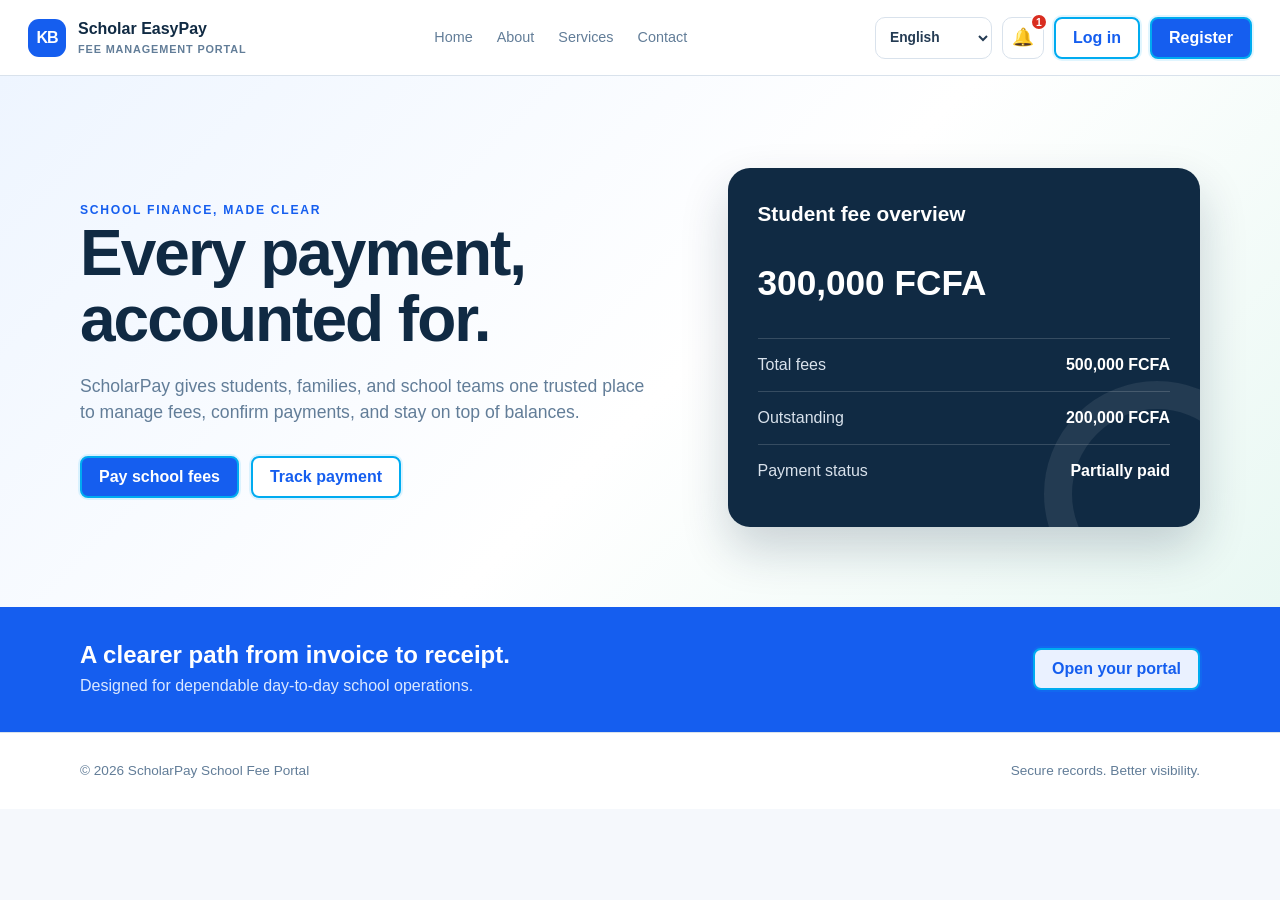
<file: index.html>
<!doctype html>
<html lang="en">
  <head>
    <meta charset="utf-8" />
    <meta name="viewport" content="width=device-width, initial-scale=1" />
    <title>School Fee Portal | Simple, secure payments</title>
    <link rel="stylesheet" href="index.css" />
  </head>
  <body>
    <header class="topbar">
      <a class="brand" href="index.html"
        ><span class="brand-mark">KB</span
        ><span>Scholar EasyPay<small>Fee management portal</small></span></a
      >
      <nav class="nav-links">
        <a href="index.html">Home</a><a href="about.html">About</a
        ><a href="services.html">Services</a><a href="contact.html">Contact</a>
      </nav>
      <div class="nav-actions" data-auth-menu>
        <label class="language-picker" for="language-select">
          <span class="sr-only">Language</span>
          <select id="language-select" aria-label="Select language">
            <option value="en">English</option>
            <option value="fr">Français</option>
          </select>
        </label>
        <div class="notification-menu">
          <button
            class="notification-button"
            type="button"
            aria-label="Open notifications"
            aria-expanded="false"
          >
            <span aria-hidden="true">&#128276;</span>
            <span class="notification-count">1</span>
          </button>
          <div class="notification-panel" hidden>
            <strong>Notifications</strong>
            <p>Your outstanding school fee balance is 200,000 FCFA.</p>
            <a href="fees.html">View fee details</a>
          </div>
        </div>
        <a class="btn btn-outline" href="login.html">Log in</a
        ><a class="btn btn-primary" href="register.html">Register</a>
      </div>
    </header>
    <main>
      <section class="hero" id="home">
        <div class="container hero-grid">
          <div>
            <span
              class="eyebrow"
              data-en="School finance, made clear"
              data-fr="La finance scolaire, en toute clarte"
              >School finance, made clear</span
            >
            <h1
              data-en="Every payment, accounted for."
              data-fr="Chaque paiement, parfaitement suivi."
            >
              Every payment, accounted for.
            </h1>
            <p
              data-en="ScholarPay gives students, families, and school teams one trusted place to manage fees, confirm payments, and stay on top of balances."
              data-fr="ScholarPay offre aux eleves, aux familles et aux equipes scolaires un espace fiable pour gerer les frais, confirmer les paiements et suivre les soldes."
            >
              ScholarPay gives students, families, and school teams one trusted
              place to manage fees, confirm payments, and stay on top of
              balances.
            </p>
            <div class="hero-actions">
              <a
                class="btn btn-primary"
                href="payments.html"
                data-en="Pay school fees"
                data-fr="Payer les frais scolaires"
                >Pay school fees</a
              ><a
                class="btn btn-outline"
                href="tracking.html"
                data-en="Track payment"
                data-fr="Suivre le paiement"
                >Track payment</a
              >
            </div>
          </div>
          <div class="hero-panel">
            <h3
              data-en="Student fee overview"
              data-fr="Resume des frais scolaires"
            >
              Student fee overview
            </h3>
            <div class="balance">300,000 FCFA</div>
            <div class="mini-row">
              <span data-en="Total fees" data-fr="Total des frais"
                >Total fees</span
              ><strong>500,000 FCFA</strong>
            </div>
            <div class="mini-row">
              <span data-en="Outstanding" data-fr="Solde restant"
                >Outstanding</span
              ><strong>200,000 FCFA</strong>
            </div>
            <div class="mini-row">
              <span data-en="Payment status" data-fr="Statut du paiement"
                >Payment status</span
              ><strong data-en="Partially paid" data-fr="Partiellement paye"
                >Partially paid</strong
              >
            </div>
          </div>
        </div>
      </section>
      <section class="trust-band">
        <div class="container">
          <div>
            <h2
              data-en="A clearer path from invoice to receipt."
              data-fr="Un parcours plus clair, de la facture au recu."
            >
              A clearer path from invoice to receipt.
            </h2>
            <p
              data-en="Designed for dependable day-to-day school operations."
              data-fr="Concu pour une gestion scolaire quotidienne fiable."
            >
              Designed for dependable day-to-day school operations.
            </p>
          </div>
          <a
            class="btn btn-light"
            href="login.html"
            data-en="Open your portal"
            data-fr="Ouvrir votre portail"
            >Open your portal</a
          >
        </div>
      </section>
    </main>
    <footer>
      <div class="container footer-row">
        <span>© 2026 ScholarPay School Fee Portal</span
        ><span>Secure records. Better visibility.</span>
      </div>
    </footer>
    <script src="auth.js"></script>
    <script src="home-language.js"></script>
    <script src="notifications.js"></script>
  </body>
</html>
</file>
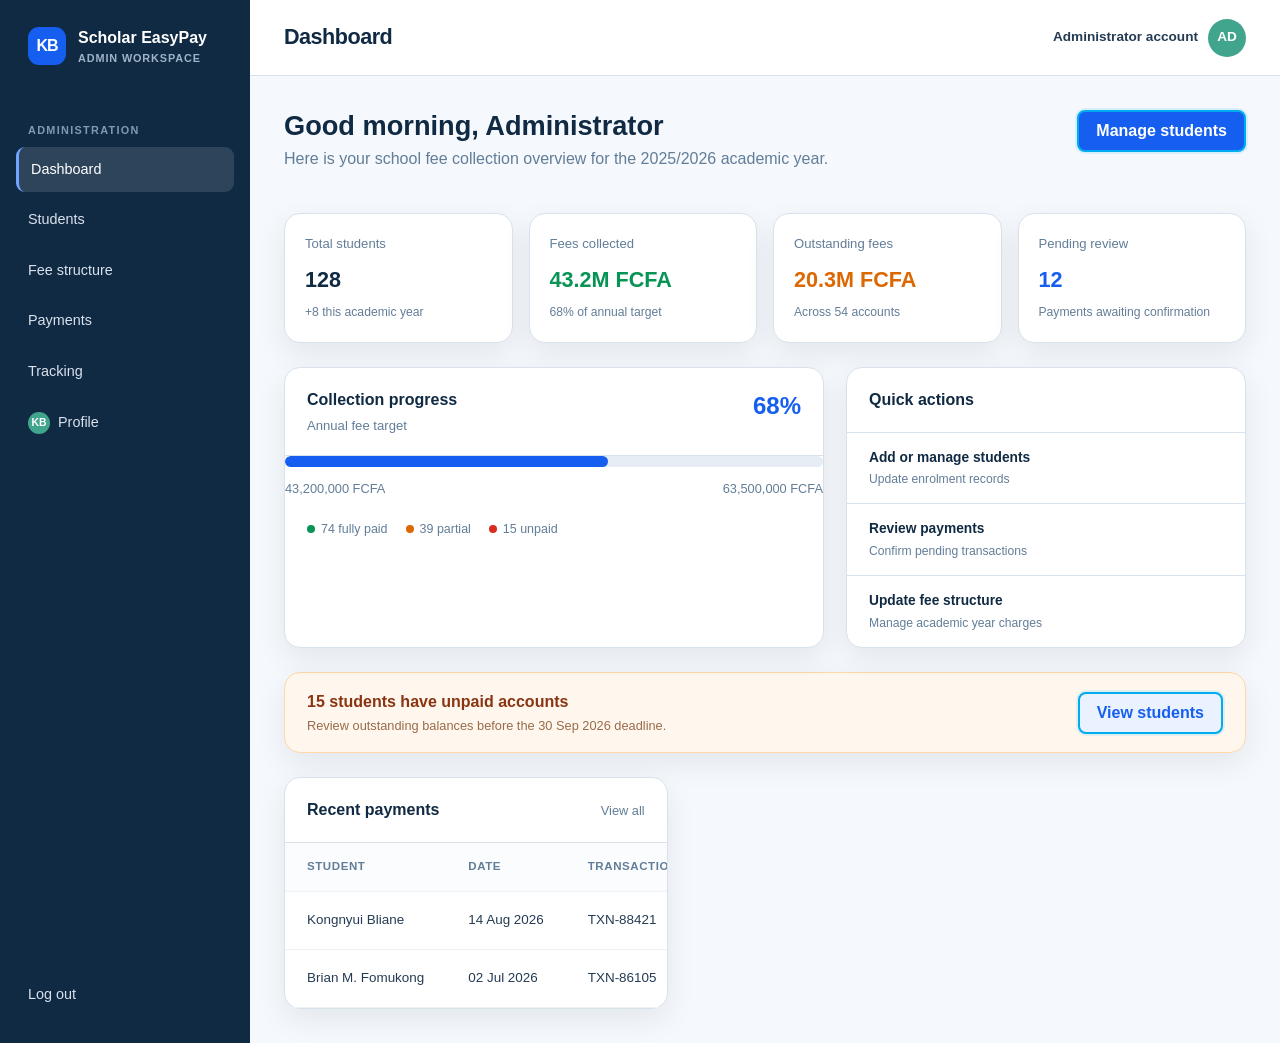
<file: dashboard.html>
<!doctype html>
<html lang="en">
  <head>
    <meta charset="utf-8" />
    <meta name="viewport" content="width=device-width, initial-scale=1" />
    <title>Dashboard | Scholar EasyPay</title>
    <link rel="stylesheet" href="dashboard.css" />
  </head>
  <body>
    <div class="app-shell">
      <aside class="sidebar">
        <a class="brand" href="dashboard.html"
          ><span class="brand-mark">KB</span
          ><span>Scholar EasyPay<small>Admin workspace</small></span></a
        ><span class="side-label">Administration</span>
        <nav class="side-nav">
          <a class="active" href="dashboard.html">Dashboard</a
          ><a href="students.html">Students</a
          ><a href="fees.html">Fee structure</a
          ><a href="payments.html">Payments</a
          ><a href="tracking.html">Tracking</a
          ><a href="profile.html">Profile</a>
        </nav>
        <nav class="side-nav sidebar-bottom">
          <a href="index.html">Log out</a>
        </nav>
      </aside>
      <main class="main">
        <header class="app-header">
          <h1>Dashboard</h1>
          <div class="user-chip">
            <span>Administrator account</span><span class="avatar">AD</span>
          </div>
        </header>
        <section class="content">
          <div class="welcome">
            <div>
              <h2>Good morning, Administrator</h2>
              <p class="muted">
                Here is your school fee collection overview for the 2025/2026
                academic year.
              </p>
            </div>
            <a class="btn btn-primary" href="students.html">Manage students</a>
          </div>
          <div class="summary-grid">
            <article class="card stat-card">
              <p>Total students</p>
              <strong>128</strong>
              <span class="stat-note">+8 this academic year</span>
            </article>
            <article class="card stat-card">
              <p>Fees collected</p>
              <strong class="green">43.2M FCFA</strong>
              <span class="stat-note">68% of annual target</span>
            </article>
            <article class="card stat-card">
              <p>Outstanding fees</p>
              <strong class="orange">20.3M FCFA</strong>
              <span class="stat-note">Across 54 accounts</span>
            </article>
            <article class="card stat-card">
              <p>Pending review</p>
              <strong class="accent">12</strong>
              <span class="stat-note">Payments awaiting confirmation</span>
            </article>
          </div>
          <div class="admin-grid">
            <article class="card collection-card">
              <div class="card-header">
                <div>
                  <h3>Collection progress</h3>
                  <p class="muted">Annual fee target</p>
                </div>
                <strong class="collection-total">68%</strong>
              </div>
              <div class="progress-track">
                <div class="progress-bar admin-progress"></div>
              </div>
              <div class="progress-meta">
                <span>43,200,000 FCFA</span><span>63,500,000 FCFA</span>
              </div>
              <div class="admin-breakdown">
                <span><i class="dot green-dot"></i>74 fully paid</span>
                <span><i class="dot orange-dot"></i>39 partial</span>
                <span><i class="dot red-dot"></i>15 unpaid</span>
              </div>
            </article>
            <article class="card quick-actions">
              <div class="card-header"><h3>Quick actions</h3></div>
              <div class="action-list">
                <a href="students.html"
                  ><strong>Add or manage students</strong
                  ><span>Update enrolment records</span></a
                >
                <a href="payments.html"
                  ><strong>Review payments</strong
                  ><span>Confirm pending transactions</span></a
                >
                <a href="fees.html"
                  ><strong>Update fee structure</strong
                  ><span>Manage academic year charges</span></a
                >
              </div>
            </article>
          </div>
          <article class="card alert-card">
            <div>
              <strong>15 students have unpaid accounts</strong
              ><span
                >Review outstanding balances before the 30 Sep 2026
                deadline.</span
              >
            </div>
            <a class="btn btn-light" href="students.html">View students</a>
          </article>
          <div class="content-grid">
            <article class="card recent-card">
              <div class="card-header">
                <h3>Recent payments</h3>
                <a href="payments.html" class="muted table-link">View all</a>
              </div>
              <div class="table-wrap">
                <table>
                  <thead>
                    <tr>
                      <th>Student</th>
                      <th>Date</th>
                      <th>Transaction ID</th>
                      <th>Amount</th>
                      <th>Method</th>
                      <th>Status</th>
                    </tr>
                  </thead>
                  <tbody>
                    <tr>
                      <td>Kongnyui Bliane</td>
                      <td>14 Aug 2026</td>
                      <td>TXN-88421</td>
                      <td>150,000 FCFA</td>
                      <td>MTN MoMo</td>
                      <td><span class="status success">Successful</span></td>
                    </tr>
                    <tr>
                      <td>Brian M. Fomukong</td>
                      <td>02 Jul 2026</td>
                      <td>TXN-86105</td>
                      <td>150,000 FCFA</td>
                      <td>Bank transfer</td>
                      <td><span class="status success">Successful</span></td>
                    </tr>
                  </tbody>
                </table>
              </div>
            </article>
          </div>
        </section>
      </main>
    </div>
  </body>
</html>
</file>
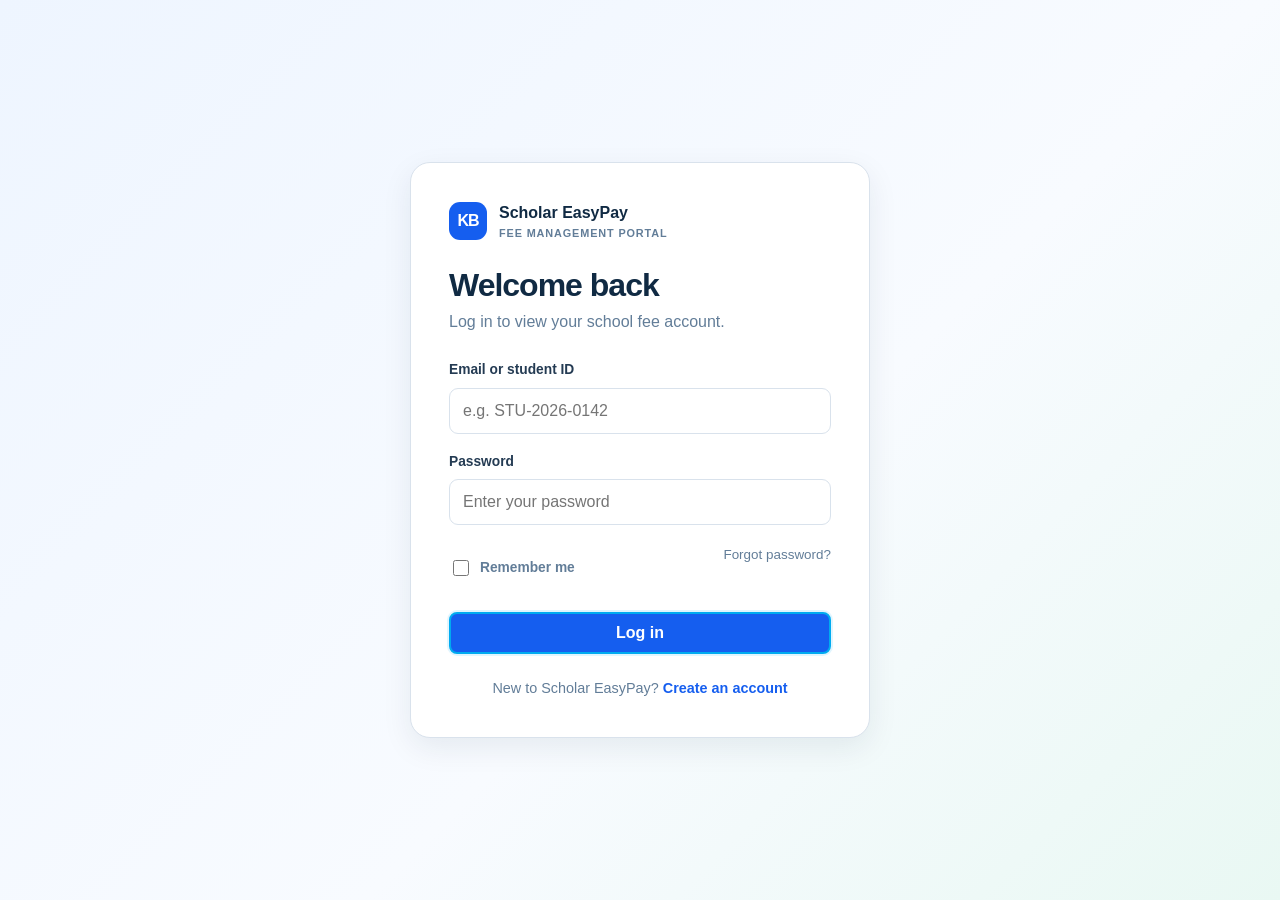
<file: login.html>
<!doctype html>
<html lang="en">
  <head>
    <meta charset="utf-8" />
    <meta name="viewport" content="width=device-width, initial-scale=1" />
    <title>Log in | Scholar EasyPay</title>
    <link rel="stylesheet" href="login.css" />
  </head>
  <body>
    <main class="auth-page">
      <section class="auth-card">
        <a class="brand" href="index.html"
          ><span class="brand-mark">KB</span
          ><span>Scholar EasyPay<small>Fee management portal</small></span></a
        >
        <h1>Welcome back</h1>
        <p class="muted">Log in to view your school fee account.</p>
        <form id="login-form">
          <div class="form-group">
            <label for="identity">Email or student ID</label
            ><input
              id="identity"
              type="text"
              placeholder="e.g. STU-2026-0142"
              required
            />
          </div>
          <div class="form-group" style="margin-top: 18px">
            <label for="password">Password</label
            ><input
              id="password"
              type="password"
              placeholder="Enter your password"
              required
            />
          </div>
          <div class="form-footer">
            <label class="check"><input type="checkbox" /> Remember me</label
            ><a href="#" class="muted">Forgot password?</a>
          </div>
          <button class="btn btn-primary" type="submit">Log in</button>
        </form>
        <p class="auth-switch">
          New to Scholar EasyPay?
          <a
            href="register.html"
            style="color: var(--primary); font-weight: 700"
            >Create an account</a
          >
        </p>
      </section>
    </main>
    <script src="auth.js"></script>
    <script>
      document.getElementById('login-form').addEventListener('submit', function(e) {
        e.preventDefault();
        // Simulate authentication and redirect to dashboard
        window.location.href = 'dashboard.html';
      });
    </script>
  </body>
</html>
</file>
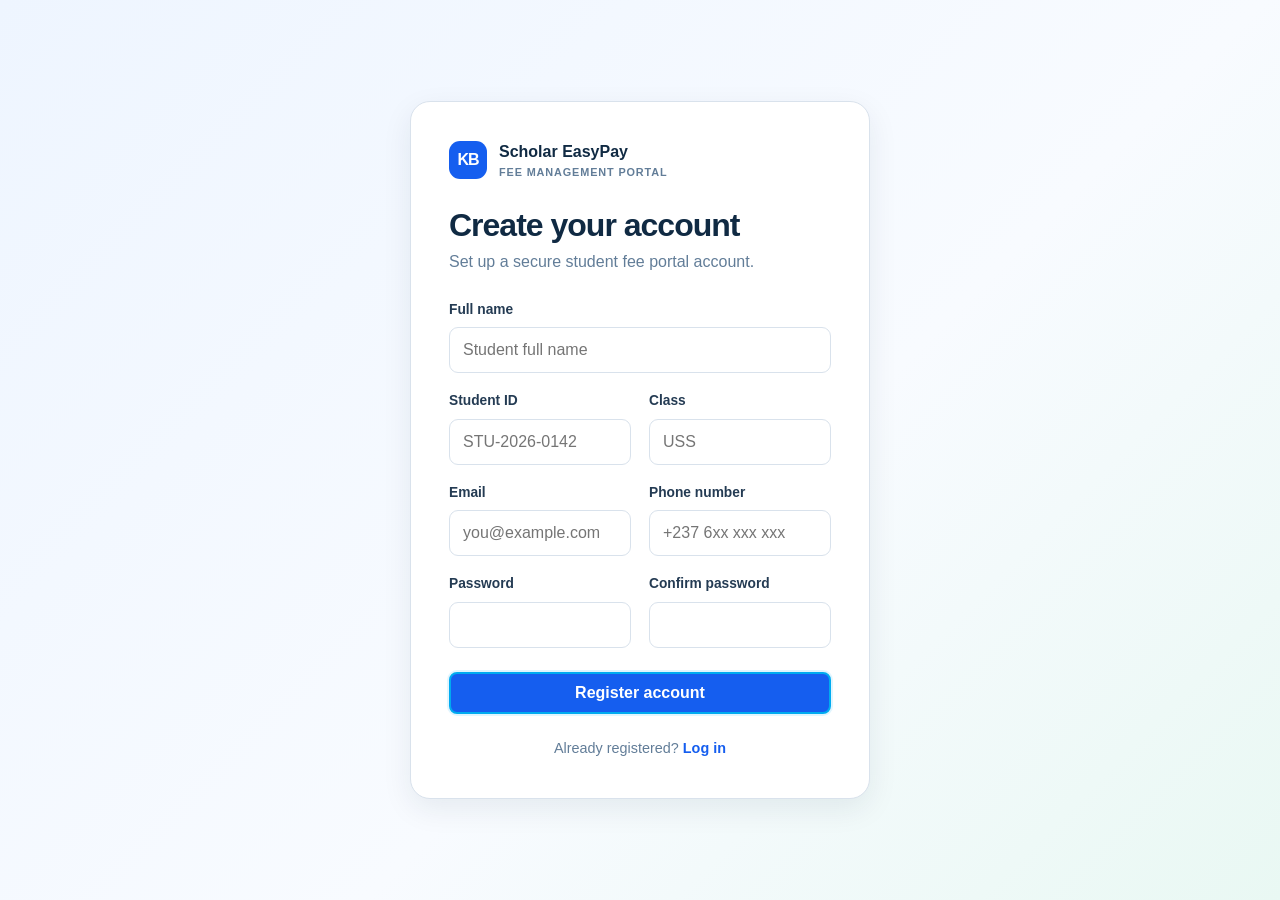
<file: register.html>
<!doctype html>
<html lang="en">
  <head>
    <meta charset="utf-8" />
    <meta name="viewport" content="width=device-width, initial-scale=1" />
    <title>Register | Scholar EasyPay</title>
    <link rel="stylesheet" href="register.css" />
  </head>
  <body>
    <main class="auth-page">
      <section class="auth-card">
        <a class="brand" href="index.html"
          ><span class="brand-mark">KB</span
          ><span>Scholar EasyPay<small>Fee management portal</small></span></a
        >
        <h1>Create your account</h1>
        <p class="muted">Set up a secure student fee portal account.</p>
        <form action="dashboard.html">
          <div class="form-grid">
            <div class="form-group full">
              <label for="name">Full name</label
              ><input
                id="name"
                type="text"
                placeholder="Student full name"
                required
              />
            </div>
            <div class="form-group">
              <label for="student-id">Student ID</label
              ><input
                id="student-id"
                name="student-id"
                type="text"
                placeholder="STU-2026-0142"
                required
              />
            </div>
            <div class="form-group">
              <label for="class">Class</label
              ><input id="class" type="text" placeholder="USS" required />
            </div>
            <div class="form-group">
              <label for="email">Email</label
              ><input
                id="email"
                type="email"
                placeholder="you@example.com"
                required
              />
            </div>
            <div class="form-group">
              <label for="phone">Phone number</label
              ><input
                id="phone"
                type="tel"
                placeholder="+237 6xx xxx xxx"
                required
              />
            </div>
            <div class="form-group">
              <label for="new-password">Password</label
              ><input id="new-password" type="password" required />
            </div>
            <div class="form-group">
              <label for="confirm-password">Confirm password</label
              ><input id="confirm-password" type="password" required />
            </div>
          </div>
          <button
            class="btn btn-primary"
            type="submit"
            style="margin-top: 24px"
          >
            Register account
          </button>
        </form>
        <p class="auth-switch">
          Already registered?
          <a href="login.html" style="color: var(--primary); font-weight: 700"
            >Log in</a
          >
        </p>
      </section>
    </main>
  </body>
</html>
</file>
<file: index.css>
﻿:root {
  --primary: #155eef;
  --primary-dark: #1047b8;
  --navy: #102a43;
  --ink: #243b53;
  --muted: #627d98;
  --background: #f5f8fc;
  --card: #ffffff;
  --border: #d9e2ec;
  --success: #079455;
  --warning: #dc6803;
  --danger: #d92d20;
  --shadow: 0 10px 30px rgba(16, 42, 67, 0.08);
  --radius: 16px;
}

* {
  box-sizing: border-box;
}
html {
  scroll-behavior: smooth;
}
body {
  margin: 0;
  color: var(--ink);
  background: var(--background);
  font-family: "Trebuchet MS", Arial, sans-serif;
  line-height: 1.5;
}
a {
  color: inherit;
  text-decoration: none;
}
button,
input,
select {
  font: inherit;
}
.container {
  width: min(1120px, calc(100% - 40px));
  margin: auto;
}
.topbar {
  height: 76px;
  display: flex;
  align-items: center;
  justify-content: space-between;
  background: var(--card);
  border-bottom: 1px solid var(--border);
  padding: 0 28px;
}
.brand {
  display: inline-flex;
  align-items: center;
  gap: 12px;
  font-weight: 800;
  color: var(--navy);
}
.brand-mark {
  width: 38px;
  height: 38px;
  display: grid;
  place-items: center;
  border-radius: 11px;
  color: #fff;
  background: var(--primary);
  font-weight: 900;
  letter-spacing: -1px;
}
.brand small {
  display: block;
  color: var(--muted);
  font-size: 0.68rem;
  font-weight: 600;
  letter-spacing: 0.08em;
  text-transform: uppercase;
}
.nav-links {
  display: flex;
  align-items: center;
  gap: 24px;
  color: var(--muted);
  font-size: 0.9rem;
}
.nav-links a:hover {
  color: var(--primary);
}
.nav-actions {
  display: flex;
  align-items: center;
  gap: 10px;
}
.language-picker select {
  min-height: 42px;
  padding: 0 28px 0 10px;
  color: var(--ink);
  background: #fff;
  border: 1px solid var(--border);
  border-radius: 10px;
  cursor: pointer;
}
.notification-menu {
  position: relative;
}
.notification-button {
  position: relative;
  display: grid;
  width: 42px;
  height: 42px;
  place-items: center;
  color: var(--ink);
  background: #fff;
  border: 1px solid var(--border);
  border-radius: 10px;
  cursor: pointer;
  font-size: 1.1rem;
}
.notification-button:hover {
  color: var(--primary);
  border-color: var(--primary);
}
.notification-count {
  position: absolute;
  top: -5px;
  right: -5px;
  display: grid;
  width: 18px;
  height: 18px;
  place-items: center;
  color: #fff;
  background: var(--danger);
  border: 2px solid #fff;
  border-radius: 50%;
  font-size: 0.65rem;
  font-weight: 800;
}
.notification-panel {
  position: absolute;
  z-index: 5;
  top: calc(100% + 12px);
  right: 0;
  width: 270px;
  padding: 16px;
  color: var(--ink);
  background: #fff;
  border: 1px solid var(--border);
  border-radius: 10px;
  box-shadow: var(--shadow);
}
.notification-panel p {
  margin: 8px 0 12px;
  color: var(--muted);
  font-size: 0.82rem;
}
.notification-panel a {
  color: var(--primary);
  font-size: 0.82rem;
  font-weight: 700;
}
.sr-only {
  position: absolute;
  width: 1px;
  height: 1px;
  padding: 0;
  margin: -1px;
  overflow: hidden;
  clip: rect(0, 0, 0, 0);
  white-space: nowrap;
  border: 0;
}
.profile-menu {
  display: inline-flex;
  align-items: center;
  gap: 8px;
  color: var(--ink);
  font-weight: 700;
}
.profile-menu .avatar {
  display: grid;
  width: 30px;
  height: 30px;
  place-items: center;
  border-radius: 50%;
  color: #fff;
  background: #41a58d;
  font-size: 0.7rem;
  font-weight: 800;
}
.btn {
  display: inline-flex;
  min-height: 42px;
  align-items: center;
  justify-content: center;
  gap: 8px;
  border: 1px solid transparent;
  border-radius: 10px;
  padding: 0 17px;
  cursor: pointer;
  font-weight: 700;
  transition: 0.2s ease;
}
.btn:hover {
  transform: translateY(-2px);
  box-shadow: 0 8px 18px rgba(21, 94, 239, 0.18);
}
.btn-primary {
  color: #fff;
  background: var(--primary);
}
.btn-primary:hover {
  background: var(--primary-dark);
}
.btn-outline {
  color: var(--primary);
  background: #fff;
  border-color: var(--border);
}
.btn-light {
  color: var(--primary);
  background: #eaf1ff;
}
.btn-danger {
  color: var(--danger);
  background: #fff;
  border-color: #f4c7c3;
}
.hero {
  padding: 92px 0 80px;
  background: linear-gradient(135deg, #eef5ff 0%, #fff 54%, #e9f8f3 100%);
}
.hero-grid {
  display: grid;
  grid-template-columns: 1.1fr 0.9fr;
  gap: 70px;
  align-items: center;
}
.eyebrow {
  color: var(--primary);
  font-size: 0.76rem;
  font-weight: 800;
  letter-spacing: 0.14em;
  text-transform: uppercase;
}
h1,
h2,
h3,
p {
  margin-top: 0;
}
h1 {
  max-width: 680px;
  margin-bottom: 20px;
  color: var(--navy);
  font-size: clamp(2.5rem, 5vw, 4.5rem);
  line-height: 1.03;
  letter-spacing: -2px;
}
h2 {
  color: var(--navy);
  font-size: 2rem;
  line-height: 1.15;
}
.hero p {
  max-width: 580px;
  color: var(--muted);
  font-size: 1.1rem;
}
.hero-actions {
  display: flex;
  flex-wrap: wrap;
  gap: 12px;
  margin-top: 30px;
}
.hero-panel {
  position: relative;
  overflow: hidden;
  padding: 30px;
  border-radius: 22px;
  color: #fff;
  background: var(--navy);
  box-shadow: 0 22px 48px rgba(16, 42, 67, 0.2);
}
.hero-panel:after {
  content: "";
  position: absolute;
  width: 170px;
  height: 170px;
  right: -70px;
  bottom: -80px;
  border: 28px solid rgba(255, 255, 255, 0.08);
  border-radius: 50%;
}
.hero-panel h3 {
  color: #fff;
  font-size: 1.3rem;
}
.balance {
  margin: 28px 0;
  font-size: 2.2rem;
  font-weight: 800;
}
.mini-row {
  display: flex;
  justify-content: space-between;
  padding: 14px 0;
  border-top: 1px solid rgba(255, 255, 255, 0.16);
  color: #d9e2ec;
}
.mini-row strong {
  color: #fff;
}
.section {
  padding: 76px 0;
}
.section-heading {
  max-width: 640px;
  margin-bottom: 34px;
}
.section-heading p,
.muted {
  color: var(--muted);
}
.feature-grid {
  display: grid;
  grid-template-columns: repeat(3, 1fr);
  gap: 20px;
}
.feature,
.card {
  background: var(--card);
  border: 1px solid var(--border);
  border-radius: var(--radius);
  box-shadow: var(--shadow);
}
.feature {
  padding: 26px;
}
.feature-number {
  display: grid;
  width: 42px;
  height: 42px;
  place-items: center;
  margin-bottom: 20px;
  border-radius: 12px;
  color: var(--primary);
  background: #eaf1ff;
  font-weight: 900;
}
.feature h3 {
  margin-bottom: 8px;
  color: var(--navy);
}
.feature p {
  margin: 0;
  color: var(--muted);
  font-size: 0.92rem;
}
.trust-band {
  padding: 34px 0;
  color: #fff;
  background: var(--primary);
}
.trust-band .container {
  display: flex;
  align-items: center;
  justify-content: space-between;
  gap: 30px;
}
.trust-band h2 {
  margin: 0;
  color: #fff;
  font-size: 1.5rem;
}
.trust-band p {
  margin: 5px 0 0;
  color: #dbe8ff;
}
footer {
  padding: 28px 0;
  color: var(--muted);
  font-size: 0.85rem;
  background: #fff;
  border-top: 1px solid var(--border);
}
.footer-row {
  display: flex;
  justify-content: space-between;
  gap: 20px;
}
.auth-page {
  min-height: 100vh;
  display: grid;
  place-items: center;
  padding: 28px;
  background: linear-gradient(135deg, #eef5ff, #f8fbff 58%, #e9f8f3);
}
.auth-card {
  width: min(460px, 100%);
  padding: 38px;
  background: #fff;
  border: 1px solid var(--border);
  border-radius: 20px;
  box-shadow: var(--shadow);
}
.auth-card h1 {
  margin: 28px 0 8px;
  font-size: 2rem;
  letter-spacing: -1px;
}
.auth-card .muted {
  margin-bottom: 26px;
}
.form-grid {
  display: grid;
  grid-template-columns: repeat(2, 1fr);
  gap: 18px;
}
.form-group {
  display: flex;
  flex-direction: column;
  gap: 7px;
}
.form-group.full {
  grid-column: 1 / -1;
}
label {
  color: var(--ink);
  font-size: 0.86rem;
  font-weight: 700;
}
input,
select {
  width: 100%;
  min-height: 46px;
  padding: 0 13px;
  color: var(--ink);
  background: #fff;
  border: 1px solid var(--border);
  border-radius: 9px;
  outline: none;
}
input:focus,
select:focus {
  border-color: var(--primary);
  box-shadow: 0 0 0 3px rgba(21, 94, 239, 0.12);
}
.form-footer {
  display: flex;
  align-items: center;
  justify-content: space-between;
  gap: 15px;
  margin: 20px 0;
  font-size: 0.84rem;
}
.check {
  display: flex;
  align-items: center;
  gap: 8px;
  color: var(--muted);
}
.check input {
  width: 16px;
  min-height: 16px;
}
.auth-card .btn {
  width: 100%;
}
.auth-switch {
  margin: 24px 0 0;
  color: var(--muted);
  text-align: center;
  font-size: 0.9rem;
}
.app-shell {
  min-height: 100vh;
  display: grid;
  grid-template-columns: 250px 1fr;
}
.sidebar {
  display: flex;
  flex-direction: column;
  padding: 26px 16px;
  color: #d9e2ec;
  background: var(--navy);
}
.sidebar .brand {
  margin: 0 12px 42px;
  color: #fff;
}
.sidebar .brand small {
  color: #9fb3c8;
}
.side-label {
  margin: 14px 12px 8px;
  color: #829ab1;
  font-size: 0.68rem;
  font-weight: 800;
  letter-spacing: 0.12em;
  text-transform: uppercase;
}
.side-nav {
  display: grid;
  gap: 5px;
}
.side-nav a {
  padding: 12px;
  border-radius: 9px;
  font-size: 0.9rem;
}
.side-nav a:hover,
.side-nav a.active {
  color: #fff;
  background: rgba(255, 255, 255, 0.12);
}
.side-nav a.active {
  border-left: 3px solid #70a4ff;
}
.sidebar-bottom {
  margin-top: auto;
}
.main {
  min-width: 0;
}
.app-header {
  display: flex;
  align-items: center;
  justify-content: space-between;
  min-height: 76px;
  padding: 0 34px;
  background: #fff;
  border-bottom: 1px solid var(--border);
}
.app-header h1 {
  margin: 0;
  font-size: 1.35rem;
  letter-spacing: -0.5px;
}
.user-chip {
  display: flex;
  align-items: center;
  gap: 10px;
  color: var(--ink);
  font-size: 0.85rem;
  font-weight: 700;
}
.avatar {
  display: grid;
  width: 38px;
  height: 38px;
  place-items: center;
  border-radius: 50%;
  color: #fff;
  background: #41a58d;
  font-weight: 800;
}
.content {
  padding: 34px;
}
.welcome {
  display: flex;
  align-items: flex-start;
  justify-content: space-between;
  gap: 20px;
  margin-bottom: 26px;
}
.welcome h2 {
  margin-bottom: 6px;
  font-size: 1.7rem;
}
.summary-grid {
  display: grid;
  grid-template-columns: repeat(4, 1fr);
  gap: 16px;
  margin-bottom: 24px;
}
.stat-card {
  padding: 20px;
}
.stat-card p {
  margin-bottom: 10px;
  color: var(--muted);
  font-size: 0.82rem;
}
.stat-card strong {
  display: block;
  color: var(--navy);
  font-size: 1.35rem;
}
.stat-card .accent {
  color: var(--primary);
}
.stat-card .green {
  color: var(--success);
}
.stat-card .orange {
  color: var(--warning);
}
.status {
  display: inline-flex;
  align-items: center;
  padding: 5px 9px;
  border-radius: 20px;
  font-size: 0.72rem;
  font-weight: 800;
}
.status.success {
  color: #067647;
  background: #e8f7ef;
}
.status.warning {
  color: #b54708;
  background: #fff1e8;
}
.status.danger {
  color: #b42318;
  background: #ffebe9;
}
.content-grid {
  display: grid;
  grid-template-columns: 1fr 1.45fr;
  gap: 22px;
}
.card-header {
  display: flex;
  align-items: center;
  justify-content: space-between;
  gap: 15px;
  padding: 20px 22px;
  border-bottom: 1px solid var(--border);
}
.card-header h3 {
  margin: 0;
  color: var(--navy);
  font-size: 1rem;
}
.card-body {
  padding: 22px;
}
.progress-track {
  height: 11px;
  overflow: hidden;
  border-radius: 20px;
  background: #e6edf5;
}
.progress-bar {
  width: 60%;
  height: 100%;
  border-radius: inherit;
  background: var(--primary);
}
.progress-meta {
  display: flex;
  justify-content: space-between;
  margin-top: 12px;
  color: var(--muted);
  font-size: 0.8rem;
}
.detail-list {
  display: grid;
  gap: 15px;
}
.detail-list div {
  display: flex;
  justify-content: space-between;
  gap: 15px;
  font-size: 0.86rem;
}
.detail-list span {
  color: var(--muted);
}
.table-wrap {
  overflow-x: auto;
}
table {
  width: 100%;
  min-width: 650px;
  border-collapse: collapse;
  text-align: left;
}
th,
td {
  padding: 15px 22px;
  border-bottom: 1px solid #edf2f7;
  font-size: 0.84rem;
  white-space: nowrap;
}
th {
  color: var(--muted);
  background: #fbfcfe;
  font-size: 0.72rem;
  letter-spacing: 0.05em;
  text-transform: uppercase;
}
tbody tr:hover {
  background: #f8fbff;
}
.wide-card {
  margin-top: 24px;
}
.inline-form {
  display: flex;
  gap: 12px;
}
.inline-form input {
  flex: 1;
}
.receipt {
  max-width: 760px;
  margin: auto;
}
.receipt-top {
  display: flex;
  align-items: flex-start;
  justify-content: space-between;
  gap: 20px;
  padding-bottom: 24px;
  border-bottom: 2px solid var(--primary);
}
.receipt-top h2 {
  margin: 8px 0 4px;
  font-size: 1.5rem;
}
.receipt-meta {
  color: var(--muted);
  text-align: right;
  font-size: 0.82rem;
}
.receipt-section {
  padding: 22px 0;
  border-bottom: 1px solid var(--border);
}
.receipt-section h3 {
  color: var(--muted);
  font-size: 0.74rem;
  letter-spacing: 0.08em;
  text-transform: uppercase;
}
.receipt-grid {
  display: grid;
  grid-template-columns: repeat(3, 1fr);
  gap: 20px;
}
.receipt-grid span {
  display: block;
  margin-bottom: 4px;
  color: var(--muted);
  font-size: 0.78rem;
}
.receipt-total {
  display: flex;
  justify-content: space-between;
  padding: 22px 0;
  font-size: 1.2rem;
  font-weight: 800;
}
.page-actions {
  display: flex;
  justify-content: flex-end;
  gap: 10px;
  margin-bottom: 20px;
}
.notice {
  padding: 14px 16px;
  margin-bottom: 20px;
  color: #075e54;
  background: #e6f7f2;
  border: 1px solid #a9e4d2;
  border-radius: 10px;
}
.progress-details {
  margin-top: 28px;
}
.auth-password {
  margin-top: 18px;
}
.form-submit {
  margin-top: 24px;
}
.whatsapp-notice {
  display: flex;
  align-items: center;
  justify-content: space-between;
  gap: 18px;
  margin-top: 24px;
  padding: 16px;
  color: #14532d;
  background: #ecfdf3;
  border: 1px solid #b7ebc6;
  border-radius: 12px;
}
.whatsapp-notice p {
  margin: 4px 0 0;
  color: #527064;
  font-size: 0.8rem;
}
.btn-whatsapp {
  color: #fff;
  background: #16a34a;
  white-space: nowrap;
}
.btn-whatsapp:hover {
  background: #15803d;
  box-shadow: 0 8px 18px rgba(22, 163, 74, 0.2);
}
.prototype-note {
  margin: 16px 0 0;
  color: var(--muted);
  font-size: 0.76rem;
}
.student-search {
  width: min(380px, 100%);
}
.profile-head {
  display: flex;
  align-items: center;
  gap: 22px;
  border-bottom: 1px solid var(--border);
}
.profile-avatar {
  width: 72px;
  height: 72px;
  font-size: 1.4rem;
}
.profile-name {
  margin: 0 0 4px;
  color: var(--navy);
}
.profile-id {
  margin: 0;
}
.table-link {
  font-size: 0.8rem;
}
@media (max-width: 980px) {
  .hero-grid {
    gap: 35px;
  }
  .summary-grid {
    grid-template-columns: repeat(2, 1fr);
  }
  .content-grid {
    grid-template-columns: 1fr;
  }
}
@media (max-width: 760px) {
  .topbar {
    height: auto;
    flex-wrap: wrap;
    gap: 15px;
    padding: 16px 20px;
  }
  .nav-links {
    order: 3;
    width: 100%;
    justify-content: space-between;
    gap: 8px;
    overflow-x: auto;
  }
  .nav-actions {
    margin-left: auto;
  }
  .hero {
    padding: 60px 0;
  }
  .hero-grid,
  .feature-grid {
    grid-template-columns: 1fr;
  }
  h1 {
    font-size: 3rem;
  }
  .trust-band .container,
  .footer-row,
  .welcome {
    align-items: flex-start;
    flex-direction: column;
  }
  .app-shell {
    display: block;
  }
  .sidebar {
    padding: 14px 16px;
  }
  .sidebar .brand {
    margin: 0 0 13px;
  }
  .side-label,
  .sidebar-bottom {
    display: none;
  }
  .side-nav {
    display: flex;
    gap: 4px;
    overflow-x: auto;
  }
  .side-nav a {
    padding: 9px 11px;
    white-space: nowrap;
  }
  .app-header {
    min-height: 68px;
    padding: 0 20px;
  }
  .content {
    padding: 24px 20px;
  }
}
@media (max-width: 500px) {
  .container {
    width: min(100% - 28px, 1120px);
  }
  .nav-actions .btn-outline {
    display: none;
  }
  .notification-panel {
    right: -50px;
  }
  .hero-actions,
  .hero-actions .btn {
    width: 100%;
  }
  .auth-page {
    padding: 14px;
  }
  .auth-card {
    padding: 26px 20px;
  }
  .form-grid,
  .receipt-grid {
    grid-template-columns: 1fr;
  }
  .form-group.full {
    grid-column: auto;
  }
  .summary-grid {
    grid-template-columns: 1fr;
  }
  .app-header h1 {
    font-size: 1.15rem;
  }
  .user-chip span {
    display: none;
  }
  .card-header,
  th,
  td {
    padding-left: 16px;
    padding-right: 16px;
  }
  .inline-form {
    flex-direction: column;
  }
  .page-actions {
    justify-content: stretch;
  }
  .page-actions .btn {
    flex: 1;
  }
}
.btn {
  position: relative;
  z-index: 0;
  overflow: hidden;
  isolation: isolate;
  border-radius: 8px;
  transition:
    color 0.5s,
    transform 0.2s ease,
    box-shadow 0.2s ease;
}
.btn::before {
  content: "";
  position: absolute;
  z-index: -1;
  inset: 0;
  width: 0;
  background: #081b29;
  transition: width 0.5s;
}
.btn:hover::before {
  width: 100%;
}
.btn:hover {
  color: #00abf0;
}
.btn-primary:hover,
.btn-outline:hover,
.btn-light:hover,
.btn-danger:hover,
.btn-whatsapp:hover {
  background: transparent;
}
.btn {
  border: 2px solid #00abf0;
  box-shadow: 0 0 0 2px rgba(0, 171, 240, 0.12);
}
</file>
<file: dashboard.css>
﻿:root {
  --primary: #155eef;
  --primary-dark: #1047b8;
  --navy: #102a43;
  --ink: #243b53;
  --muted: #627d98;
  --background: #f5f8fc;
  --card: #ffffff;
  --border: #d9e2ec;
  --success: #079455;
  --warning: #dc6803;
  --danger: #d92d20;
  --shadow: 0 10px 30px rgba(16, 42, 67, 0.08);
  --radius: 16px;
}

* {
  box-sizing: border-box;
}
html {
  scroll-behavior: smooth;
}
body {
  margin: 0;
  color: var(--ink);
  background: var(--background);
  font-family: "Trebuchet MS", Arial, sans-serif;
  line-height: 1.5;
}
a {
  color: inherit;
  text-decoration: none;
}
button,
input,
select {
  font: inherit;
}
.container {
  width: min(1120px, calc(100% - 40px));
  margin: auto;
}
.topbar {
  height: 76px;
  display: flex;
  align-items: center;
  justify-content: space-between;
  background: var(--card);
  border-bottom: 1px solid var(--border);
  padding: 0 28px;
}
.brand {
  display: inline-flex;
  align-items: center;
  gap: 12px;
  font-weight: 800;
  color: var(--navy);
}
.brand-mark {
  width: 38px;
  height: 38px;
  display: grid;
  place-items: center;
  border-radius: 11px;
  color: #fff;
  background: var(--primary);
  font-weight: 900;
  letter-spacing: -1px;
}
.brand small {
  display: block;
  color: var(--muted);
  font-size: 0.68rem;
  font-weight: 600;
  letter-spacing: 0.08em;
  text-transform: uppercase;
}
.nav-links {
  display: flex;
  align-items: center;
  gap: 24px;
  color: var(--muted);
  font-size: 0.9rem;
}
.nav-links a:hover {
  color: var(--primary);
}
.nav-actions {
  display: flex;
  align-items: center;
  gap: 10px;
}
.btn {
  display: inline-flex;
  min-height: 42px;
  align-items: center;
  justify-content: center;
  gap: 8px;
  border: 1px solid transparent;
  border-radius: 10px;
  padding: 0 17px;
  cursor: pointer;
  font-weight: 700;
  transition: 0.2s ease;
}
.btn:hover {
  transform: translateY(-2px);
  box-shadow: 0 8px 18px rgba(21, 94, 239, 0.18);
}
.btn-primary {
  color: #fff;
  background: var(--primary);
}
.btn-primary:hover {
  background: var(--primary-dark);
}
.btn-outline {
  color: var(--primary);
  background: #fff;
  border-color: var(--border);
}
.btn-light {
  color: var(--primary);
  background: #eaf1ff;
}
.btn-danger {
  color: var(--danger);
  background: #fff;
  border-color: #f4c7c3;
}
.hero {
  padding: 92px 0 80px;
  background: linear-gradient(135deg, #eef5ff 0%, #fff 54%, #e9f8f3 100%);
}
.hero-grid {
  display: grid;
  grid-template-columns: 1.1fr 0.9fr;
  gap: 70px;
  align-items: center;
}
.eyebrow {
  color: var(--primary);
  font-size: 0.76rem;
  font-weight: 800;
  letter-spacing: 0.14em;
  text-transform: uppercase;
}
h1,
h2,
h3,
p {
  margin-top: 0;
}
h1 {
  max-width: 680px;
  margin-bottom: 20px;
  color: var(--navy);
  font-size: clamp(2.5rem, 5vw, 4.5rem);
  line-height: 1.03;
  letter-spacing: -2px;
}
h2 {
  color: var(--navy);
  font-size: 2rem;
  line-height: 1.15;
}
.hero p {
  max-width: 580px;
  color: var(--muted);
  font-size: 1.1rem;
}
.hero-actions {
  display: flex;
  flex-wrap: wrap;
  gap: 12px;
  margin-top: 30px;
}
.hero-panel {
  position: relative;
  overflow: hidden;
  padding: 30px;
  border-radius: 22px;
  color: #fff;
  background: var(--navy);
  box-shadow: 0 22px 48px rgba(16, 42, 67, 0.2);
}
.hero-panel:after {
  content: "";
  position: absolute;
  width: 170px;
  height: 170px;
  right: -70px;
  bottom: -80px;
  border: 28px solid rgba(255, 255, 255, 0.08);
  border-radius: 50%;
}
.hero-panel h3 {
  color: #fff;
  font-size: 1.3rem;
}
.balance {
  margin: 28px 0;
  font-size: 2.2rem;
  font-weight: 800;
}
.mini-row {
  display: flex;
  justify-content: space-between;
  padding: 14px 0;
  border-top: 1px solid rgba(255, 255, 255, 0.16);
  color: #d9e2ec;
}
.mini-row strong {
  color: #fff;
}
.section {
  padding: 76px 0;
}
.section-heading {
  max-width: 640px;
  margin-bottom: 34px;
}
.section-heading p,
.muted {
  color: var(--muted);
}
.feature-grid {
  display: grid;
  grid-template-columns: repeat(3, 1fr);
  gap: 20px;
}
.feature,
.card {
  background: var(--card);
  border: 1px solid var(--border);
  border-radius: var(--radius);
  box-shadow: var(--shadow);
}
.feature {
  padding: 26px;
}
.feature-number {
  display: grid;
  width: 42px;
  height: 42px;
  place-items: center;
  margin-bottom: 20px;
  border-radius: 12px;
  color: var(--primary);
  background: #eaf1ff;
  font-weight: 900;
}
.feature h3 {
  margin-bottom: 8px;
  color: var(--navy);
}
.feature p {
  margin: 0;
  color: var(--muted);
  font-size: 0.92rem;
}
.trust-band {
  padding: 34px 0;
  color: #fff;
  background: var(--primary);
}
.trust-band .container {
  display: flex;
  align-items: center;
  justify-content: space-between;
  gap: 30px;
}
.trust-band h2 {
  margin: 0;
  color: #fff;
  font-size: 1.5rem;
}
.trust-band p {
  margin: 5px 0 0;
  color: #dbe8ff;
}
footer {
  padding: 28px 0;
  color: var(--muted);
  font-size: 0.85rem;
  background: #fff;
  border-top: 1px solid var(--border);
}
.footer-row {
  display: flex;
  justify-content: space-between;
  gap: 20px;
}
.auth-page {
  min-height: 100vh;
  display: grid;
  place-items: center;
  padding: 28px;
  background: linear-gradient(135deg, #eef5ff, #f8fbff 58%, #e9f8f3);
}
.auth-card {
  width: min(460px, 100%);
  padding: 38px;
  background: #fff;
  border: 1px solid var(--border);
  border-radius: 20px;
  box-shadow: var(--shadow);
}
.auth-card h1 {
  margin: 28px 0 8px;
  font-size: 2rem;
  letter-spacing: -1px;
}
.auth-card .muted {
  margin-bottom: 26px;
}
.form-grid {
  display: grid;
  grid-template-columns: repeat(2, 1fr);
  gap: 18px;
}
.form-group {
  display: flex;
  flex-direction: column;
  gap: 7px;
}
.form-group.full {
  grid-column: 1 / -1;
}
label {
  color: var(--ink);
  font-size: 0.86rem;
  font-weight: 700;
}
input,
select {
  width: 100%;
  min-height: 46px;
  padding: 0 13px;
  color: var(--ink);
  background: #fff;
  border: 1px solid var(--border);
  border-radius: 9px;
  outline: none;
}
input:focus,
select:focus {
  border-color: var(--primary);
  box-shadow: 0 0 0 3px rgba(21, 94, 239, 0.12);
}
.form-footer {
  display: flex;
  align-items: center;
  justify-content: space-between;
  gap: 15px;
  margin: 20px 0;
  font-size: 0.84rem;
}
.check {
  display: flex;
  align-items: center;
  gap: 8px;
  color: var(--muted);
}
.check input {
  width: 16px;
  min-height: 16px;
}
.auth-card .btn {
  width: 100%;
}
.auth-switch {
  margin: 24px 0 0;
  color: var(--muted);
  text-align: center;
  font-size: 0.9rem;
}
.app-shell {
  min-height: 100vh;
  display: grid;
  grid-template-columns: 250px 1fr;
}
.sidebar {
  display: flex;
  flex-direction: column;
  padding: 26px 16px;
  color: #d9e2ec;
  background: var(--navy);
}
.sidebar .brand {
  margin: 0 12px 42px;
  color: #fff;
}
.sidebar .brand small {
  color: #9fb3c8;
}
.side-label {
  margin: 14px 12px 8px;
  color: #829ab1;
  font-size: 0.68rem;
  font-weight: 800;
  letter-spacing: 0.12em;
  text-transform: uppercase;
}
.side-nav {
  display: grid;
  gap: 5px;
}
.side-nav a {
  padding: 12px;
  border-radius: 9px;
  font-size: 0.9rem;
}
.side-nav a[href="profile.html"]::before {
  content: "KB";
  display: inline-grid;
  width: 22px;
  height: 22px;
  margin-right: 8px;
  place-items: center;
  border-radius: 50%;
  color: #fff;
  background: #41a58d;
  font-size: 0.65rem;
  font-weight: 800;
  vertical-align: middle;
}
.side-nav a:hover,
.side-nav a.active {
  color: #fff;
  background: rgba(255, 255, 255, 0.12);
}
.side-nav a.active {
  border-left: 3px solid #70a4ff;
}
.sidebar-bottom {
  margin-top: auto;
}
.main {
  min-width: 0;
}
.app-header {
  display: flex;
  align-items: center;
  justify-content: space-between;
  min-height: 76px;
  padding: 0 34px;
  background: #fff;
  border-bottom: 1px solid var(--border);
}
.app-header h1 {
  margin: 0;
  font-size: 1.35rem;
  letter-spacing: -0.5px;
}
.user-chip {
  display: flex;
  align-items: center;
  gap: 10px;
  color: var(--ink);
  font-size: 0.85rem;
  font-weight: 700;
}
.avatar {
  display: grid;
  width: 38px;
  height: 38px;
  place-items: center;
  border-radius: 50%;
  color: #fff;
  background: #41a58d;
  font-weight: 800;
}
.content {
  padding: 34px;
}
.welcome {
  display: flex;
  align-items: flex-start;
  justify-content: space-between;
  gap: 20px;
  margin-bottom: 26px;
}
.welcome h2 {
  margin-bottom: 6px;
  font-size: 1.7rem;
}
.summary-grid {
  display: grid;
  grid-template-columns: repeat(4, 1fr);
  gap: 16px;
  margin-bottom: 24px;
}
.stat-card {
  padding: 20px;
}
.stat-card p {
  margin-bottom: 10px;
  color: var(--muted);
  font-size: 0.82rem;
}
.stat-card strong {
  display: block;
  color: var(--navy);
  font-size: 1.35rem;
}
.stat-card .accent {
  color: var(--primary);
}
.stat-card .green {
  color: var(--success);
}
.stat-card .orange {
  color: var(--warning);
}
.stat-note {
  display: block;
  margin-top: 7px;
  color: var(--muted);
  font-size: 0.76rem;
}
.admin-grid {
  display: grid;
  grid-template-columns: 1.35fr 1fr;
  gap: 22px;
  margin-bottom: 24px;
}
.collection-card {
  padding-bottom: 22px;
}
.collection-card .card-header {
  align-items: flex-start;
}
.collection-card .muted {
  margin: 4px 0 0;
  font-size: 0.82rem;
}
.collection-total {
  color: var(--primary);
  font-size: 1.5rem;
}
.admin-progress {
  width: 68%;
}
.admin-breakdown {
  display: flex;
  flex-wrap: wrap;
  gap: 18px;
  margin: 22px 22px 0;
  color: var(--muted);
  font-size: 0.78rem;
}
.dot {
  display: inline-block;
  width: 8px;
  height: 8px;
  margin-right: 6px;
  border-radius: 50%;
}
.green-dot {
  background: var(--success);
}
.orange-dot {
  background: var(--warning);
}
.red-dot {
  background: var(--danger);
}
.action-list {
  display: grid;
}
.action-list a {
  display: grid;
  gap: 2px;
  padding: 15px 22px;
  border-bottom: 1px solid var(--border);
}
.action-list a:last-child {
  border-bottom: 0;
}
.action-list a:hover {
  background: #f8fbff;
}
.action-list strong {
  color: var(--navy);
  font-size: 0.86rem;
}
.action-list span {
  color: var(--muted);
  font-size: 0.76rem;
}
.alert-card {
  display: flex;
  align-items: center;
  justify-content: space-between;
  gap: 20px;
  padding: 17px 22px;
  margin-bottom: 24px;
  color: #8a3412;
  background: #fff7ed;
  border-color: #fed7aa;
}
.alert-card div {
  display: grid;
  gap: 2px;
}
.alert-card div span {
  color: #9a6a4a;
  font-size: 0.8rem;
}
.recent-card {
  min-width: 0;
}
.status {
  display: inline-flex;
  align-items: center;
  padding: 5px 9px;
  border-radius: 20px;
  font-size: 0.72rem;
  font-weight: 800;
}
.status.success {
  color: #067647;
  background: #e8f7ef;
}
.status.warning {
  color: #b54708;
  background: #fff1e8;
}
.status.danger {
  color: #b42318;
  background: #ffebe9;
}
.content-grid {
  display: grid;
  grid-template-columns: 1fr 1.45fr;
  gap: 22px;
}
.card-header {
  display: flex;
  align-items: center;
  justify-content: space-between;
  gap: 15px;
  padding: 20px 22px;
  border-bottom: 1px solid var(--border);
}
.card-header h3 {
  margin: 0;
  color: var(--navy);
  font-size: 1rem;
}
.card-body {
  padding: 22px;
}
.progress-track {
  height: 11px;
  overflow: hidden;
  border-radius: 20px;
  background: #e6edf5;
}
.progress-bar {
  width: 60%;
  height: 100%;
  border-radius: inherit;
  background: var(--primary);
}
.progress-meta {
  display: flex;
  justify-content: space-between;
  margin-top: 12px;
  color: var(--muted);
  font-size: 0.8rem;
}
.detail-list {
  display: grid;
  gap: 15px;
}
.detail-list div {
  display: flex;
  justify-content: space-between;
  gap: 15px;
  font-size: 0.86rem;
}
.detail-list span {
  color: var(--muted);
}
.table-wrap {
  overflow-x: auto;
}
table {
  width: 100%;
  min-width: 650px;
  border-collapse: collapse;
  text-align: left;
}
th,
td {
  padding: 15px 22px;
  border-bottom: 1px solid #edf2f7;
  font-size: 0.84rem;
  white-space: nowrap;
}
th {
  color: var(--muted);
  background: #fbfcfe;
  font-size: 0.72rem;
  letter-spacing: 0.05em;
  text-transform: uppercase;
}
tbody tr:hover {
  background: #f8fbff;
}
.wide-card {
  margin-top: 24px;
}
.inline-form {
  display: flex;
  gap: 12px;
}
.inline-form input {
  flex: 1;
}
.receipt {
  max-width: 760px;
  margin: auto;
}
.receipt-top {
  display: flex;
  align-items: flex-start;
  justify-content: space-between;
  gap: 20px;
  padding-bottom: 24px;
  border-bottom: 2px solid var(--primary);
}
.receipt-top h2 {
  margin: 8px 0 4px;
  font-size: 1.5rem;
}
.receipt-meta {
  color: var(--muted);
  text-align: right;
  font-size: 0.82rem;
}
.receipt-section {
  padding: 22px 0;
  border-bottom: 1px solid var(--border);
}
.receipt-section h3 {
  color: var(--muted);
  font-size: 0.74rem;
  letter-spacing: 0.08em;
  text-transform: uppercase;
}
.receipt-grid {
  display: grid;
  grid-template-columns: repeat(3, 1fr);
  gap: 20px;
}
.receipt-grid span {
  display: block;
  margin-bottom: 4px;
  color: var(--muted);
  font-size: 0.78rem;
}
.receipt-total {
  display: flex;
  justify-content: space-between;
  padding: 22px 0;
  font-size: 1.2rem;
  font-weight: 800;
}
.page-actions {
  display: flex;
  justify-content: flex-end;
  gap: 10px;
  margin-bottom: 20px;
}
.notice {
  padding: 14px 16px;
  margin-bottom: 20px;
  color: #075e54;
  background: #e6f7f2;
  border: 1px solid #a9e4d2;
  border-radius: 10px;
}
.progress-details {
  margin-top: 28px;
}
.auth-password {
  margin-top: 18px;
}
.form-submit {
  margin-top: 24px;
}
.whatsapp-notice {
  display: flex;
  align-items: center;
  justify-content: space-between;
  gap: 18px;
  margin-top: 24px;
  padding: 16px;
  color: #14532d;
  background: #ecfdf3;
  border: 1px solid #b7ebc6;
  border-radius: 12px;
}
.whatsapp-notice p {
  margin: 4px 0 0;
  color: #527064;
  font-size: 0.8rem;
}
.btn-whatsapp {
  color: #fff;
  background: #16a34a;
  white-space: nowrap;
}
.btn-whatsapp:hover {
  background: #15803d;
  box-shadow: 0 8px 18px rgba(22, 163, 74, 0.2);
}
.prototype-note {
  margin: 16px 0 0;
  color: var(--muted);
  font-size: 0.76rem;
}
.student-search {
  width: min(380px, 100%);
}
.profile-head {
  display: flex;
  align-items: center;
  gap: 22px;
  border-bottom: 1px solid var(--border);
}
.profile-avatar {
  width: 72px;
  height: 72px;
  font-size: 1.4rem;
}
.profile-name {
  margin: 0 0 4px;
  color: var(--navy);
}
.profile-id {
  margin: 0;
}
.table-link {
  font-size: 0.8rem;
}
@media (max-width: 980px) {
  .hero-grid {
    gap: 35px;
  }
  .summary-grid {
    grid-template-columns: repeat(2, 1fr);
  }
  .content-grid {
    grid-template-columns: 1fr;
  }
  .admin-grid {
    grid-template-columns: 1fr;
  }
}
@media (max-width: 760px) {
  .topbar {
    height: auto;
    flex-wrap: wrap;
    gap: 15px;
    padding: 16px 20px;
  }
  .nav-links {
    order: 3;
    width: 100%;
    justify-content: space-between;
    gap: 8px;
    overflow-x: auto;
  }
  .nav-actions {
    margin-left: auto;
  }
  .hero {
    padding: 60px 0;
  }
  .hero-grid,
  .feature-grid {
    grid-template-columns: 1fr;
  }
  h1 {
    font-size: 3rem;
  }
  .trust-band .container,
  .footer-row,
  .welcome {
    align-items: flex-start;
    flex-direction: column;
  }
  .app-shell {
    display: block;
  }
  .sidebar {
    padding: 14px 16px;
  }
  .sidebar .brand {
    margin: 0 0 13px;
  }
  .side-label,
  .sidebar-bottom {
    display: none;
  }
  .side-nav {
    display: flex;
    gap: 4px;
    overflow-x: auto;
  }
  .side-nav a {
    padding: 9px 11px;
    white-space: nowrap;
  }
  .app-header {
    min-height: 68px;
    padding: 0 20px;
  }
  .content {
    padding: 24px 20px;
  }
  .alert-card {
    align-items: flex-start;
    flex-direction: column;
  }
}
@media (max-width: 500px) {
  .container {
    width: min(100% - 28px, 1120px);
  }
  .nav-actions .btn-outline {
    display: none;
  }
  .hero-actions,
  .hero-actions .btn {
    width: 100%;
  }
  .auth-page {
    padding: 14px;
  }
  .auth-card {
    padding: 26px 20px;
  }
  .form-grid,
  .receipt-grid {
    grid-template-columns: 1fr;
  }
  .form-group.full {
    grid-column: auto;
  }
  .summary-grid {
    grid-template-columns: 1fr;
  }
  .app-header h1 {
    font-size: 1.15rem;
  }
  .user-chip span {
    display: none;
  }
  .card-header,
  th,
  td {
    padding-left: 16px;
    padding-right: 16px;
  }
  .inline-form {
    flex-direction: column;
  }
  .page-actions {
    justify-content: stretch;
  }
  .page-actions .btn {
    flex: 1;
  }
}
.btn {
  position: relative;
  z-index: 0;
  overflow: hidden;
  isolation: isolate;
  border-radius: 8px;
  transition:
    color 0.5s,
    transform 0.2s ease,
    box-shadow 0.2s ease;
}
.btn::before {
  content: "";
  position: absolute;
  z-index: -1;
  inset: 0;
  width: 0;
  background: #081b29;
  transition: width 0.5s;
}
.btn:hover::before {
  width: 100%;
}
.btn:hover {
  color: #00abf0;
}
.btn-primary:hover,
.btn-outline:hover,
.btn-light:hover,
.btn-danger:hover,
.btn-whatsapp:hover {
  background: transparent;
}
.btn {
  border: 2px solid #00abf0;
  box-shadow: 0 0 0 2px rgba(0, 171, 240, 0.12);
}
</file>
<file: login.css>
﻿:root {
  --primary: #155eef;
  --primary-dark: #1047b8;
  --navy: #102a43;
  --ink: #243b53;
  --muted: #627d98;
  --background: #f5f8fc;
  --card: #ffffff;
  --border: #d9e2ec;
  --success: #079455;
  --warning: #dc6803;
  --danger: #d92d20;
  --shadow: 0 10px 30px rgba(16, 42, 67, 0.08);
  --radius: 16px;
}

* {
  box-sizing: border-box;
}
html {
  scroll-behavior: smooth;
}
body {
  margin: 0;
  color: var(--ink);
  background: var(--background);
  font-family: "Trebuchet MS", Arial, sans-serif;
  line-height: 1.5;
}
a {
  color: inherit;
  text-decoration: none;
}
button,
input,
select {
  font: inherit;
}
.container {
  width: min(1120px, calc(100% - 40px));
  margin: auto;
}
.topbar {
  height: 76px;
  display: flex;
  align-items: center;
  justify-content: space-between;
  background: var(--card);
  border-bottom: 1px solid var(--border);
  padding: 0 28px;
}
.brand {
  display: inline-flex;
  align-items: center;
  gap: 12px;
  font-weight: 800;
  color: var(--navy);
}
.brand-mark {
  width: 38px;
  height: 38px;
  display: grid;
  place-items: center;
  border-radius: 11px;
  color: #fff;
  background: var(--primary);
  font-weight: 900;
  letter-spacing: -1px;
}
.brand small {
  display: block;
  color: var(--muted);
  font-size: 0.68rem;
  font-weight: 600;
  letter-spacing: 0.08em;
  text-transform: uppercase;
}
.nav-links {
  display: flex;
  align-items: center;
  gap: 24px;
  color: var(--muted);
  font-size: 0.9rem;
}
.nav-links a:hover {
  color: var(--primary);
}
.nav-actions {
  display: flex;
  align-items: center;
  gap: 10px;
}
.btn {
  display: inline-flex;
  min-height: 42px;
  align-items: center;
  justify-content: center;
  gap: 8px;
  border: 1px solid transparent;
  border-radius: 10px;
  padding: 0 17px;
  cursor: pointer;
  font-weight: 700;
  transition: 0.2s ease;
}
.btn:hover {
  transform: translateY(-2px);
  box-shadow: 0 8px 18px rgba(21, 94, 239, 0.18);
}
.btn-primary {
  color: #fff;
  background: var(--primary);
}
.btn-primary:hover {
  background: var(--primary-dark);
}
.btn-outline {
  color: var(--primary);
  background: #fff;
  border-color: var(--border);
}
.btn-light {
  color: var(--primary);
  background: #eaf1ff;
}
.btn-danger {
  color: var(--danger);
  background: #fff;
  border-color: #f4c7c3;
}
.hero {
  padding: 92px 0 80px;
  background: linear-gradient(135deg, #eef5ff 0%, #fff 54%, #e9f8f3 100%);
}
.hero-grid {
  display: grid;
  grid-template-columns: 1.1fr 0.9fr;
  gap: 70px;
  align-items: center;
}
.eyebrow {
  color: var(--primary);
  font-size: 0.76rem;
  font-weight: 800;
  letter-spacing: 0.14em;
  text-transform: uppercase;
}
h1,
h2,
h3,
p {
  margin-top: 0;
}
h1 {
  max-width: 680px;
  margin-bottom: 20px;
  color: var(--navy);
  font-size: clamp(2.5rem, 5vw, 4.5rem);
  line-height: 1.03;
  letter-spacing: -2px;
}
h2 {
  color: var(--navy);
  font-size: 2rem;
  line-height: 1.15;
}
.hero p {
  max-width: 580px;
  color: var(--muted);
  font-size: 1.1rem;
}
.hero-actions {
  display: flex;
  flex-wrap: wrap;
  gap: 12px;
  margin-top: 30px;
}
.hero-panel {
  position: relative;
  overflow: hidden;
  padding: 30px;
  border-radius: 22px;
  color: #fff;
  background: var(--navy);
  box-shadow: 0 22px 48px rgba(16, 42, 67, 0.2);
}
.hero-panel:after {
  content: "";
  position: absolute;
  width: 170px;
  height: 170px;
  right: -70px;
  bottom: -80px;
  border: 28px solid rgba(255, 255, 255, 0.08);
  border-radius: 50%;
}
.hero-panel h3 {
  color: #fff;
  font-size: 1.3rem;
}
.balance {
  margin: 28px 0;
  font-size: 2.2rem;
  font-weight: 800;
}
.mini-row {
  display: flex;
  justify-content: space-between;
  padding: 14px 0;
  border-top: 1px solid rgba(255, 255, 255, 0.16);
  color: #d9e2ec;
}
.mini-row strong {
  color: #fff;
}
.section {
  padding: 76px 0;
}
.section-heading {
  max-width: 640px;
  margin-bottom: 34px;
}
.section-heading p,
.muted {
  color: var(--muted);
}
.feature-grid {
  display: grid;
  grid-template-columns: repeat(3, 1fr);
  gap: 20px;
}
.feature,
.card {
  background: var(--card);
  border: 1px solid var(--border);
  border-radius: var(--radius);
  box-shadow: var(--shadow);
}
.feature {
  padding: 26px;
}
.feature-number {
  display: grid;
  width: 42px;
  height: 42px;
  place-items: center;
  margin-bottom: 20px;
  border-radius: 12px;
  color: var(--primary);
  background: #eaf1ff;
  font-weight: 900;
}
.feature h3 {
  margin-bottom: 8px;
  color: var(--navy);
}
.feature p {
  margin: 0;
  color: var(--muted);
  font-size: 0.92rem;
}
.trust-band {
  padding: 34px 0;
  color: #fff;
  background: var(--primary);
}
.trust-band .container {
  display: flex;
  align-items: center;
  justify-content: space-between;
  gap: 30px;
}
.trust-band h2 {
  margin: 0;
  color: #fff;
  font-size: 1.5rem;
}
.trust-band p {
  margin: 5px 0 0;
  color: #dbe8ff;
}
footer {
  padding: 28px 0;
  color: var(--muted);
  font-size: 0.85rem;
  background: #fff;
  border-top: 1px solid var(--border);
}
.footer-row {
  display: flex;
  justify-content: space-between;
  gap: 20px;
}
.auth-page {
  min-height: 100vh;
  display: grid;
  place-items: center;
  padding: 28px;
  background: linear-gradient(135deg, #eef5ff, #f8fbff 58%, #e9f8f3);
}
.auth-card {
  width: min(460px, 100%);
  padding: 38px;
  background: #fff;
  border: 1px solid var(--border);
  border-radius: 20px;
  box-shadow: var(--shadow);
}
.auth-card h1 {
  margin: 28px 0 8px;
  font-size: 2rem;
  letter-spacing: -1px;
}
.auth-card .muted {
  margin-bottom: 26px;
}
.form-grid {
  display: grid;
  grid-template-columns: repeat(2, 1fr);
  gap: 18px;
}
.form-group {
  display: flex;
  flex-direction: column;
  gap: 7px;
}
.form-group.full {
  grid-column: 1 / -1;
}
label {
  color: var(--ink);
  font-size: 0.86rem;
  font-weight: 700;
}
input,
select {
  width: 100%;
  min-height: 46px;
  padding: 0 13px;
  color: var(--ink);
  background: #fff;
  border: 1px solid var(--border);
  border-radius: 9px;
  outline: none;
}
input:focus,
select:focus {
  border-color: var(--primary);
  box-shadow: 0 0 0 3px rgba(21, 94, 239, 0.12);
}
.form-footer {
  display: flex;
  align-items: center;
  justify-content: space-between;
  gap: 15px;
  margin: 20px 0;
  font-size: 0.84rem;
}
.check {
  display: flex;
  align-items: center;
  gap: 8px;
  color: var(--muted);
}
.check input {
  width: 16px;
  min-height: 16px;
}
.auth-card .btn {
  width: 100%;
}
.auth-switch {
  margin: 24px 0 0;
  color: var(--muted);
  text-align: center;
  font-size: 0.9rem;
}
.app-shell {
  min-height: 100vh;
  display: grid;
  grid-template-columns: 250px 1fr;
}
.sidebar {
  display: flex;
  flex-direction: column;
  padding: 26px 16px;
  color: #d9e2ec;
  background: var(--navy);
}
.sidebar .brand {
  margin: 0 12px 42px;
  color: #fff;
}
.sidebar .brand small {
  color: #9fb3c8;
}
.side-label {
  margin: 14px 12px 8px;
  color: #829ab1;
  font-size: 0.68rem;
  font-weight: 800;
  letter-spacing: 0.12em;
  text-transform: uppercase;
}
.side-nav {
  display: grid;
  gap: 5px;
}
.side-nav a {
  padding: 12px;
  border-radius: 9px;
  font-size: 0.9rem;
}
.side-nav a:hover,
.side-nav a.active {
  color: #fff;
  background: rgba(255, 255, 255, 0.12);
}
.side-nav a.active {
  border-left: 3px solid #70a4ff;
}
.sidebar-bottom {
  margin-top: auto;
}
.main {
  min-width: 0;
}
.app-header {
  display: flex;
  align-items: center;
  justify-content: space-between;
  min-height: 76px;
  padding: 0 34px;
  background: #fff;
  border-bottom: 1px solid var(--border);
}
.app-header h1 {
  margin: 0;
  font-size: 1.35rem;
  letter-spacing: -0.5px;
}
.user-chip {
  display: flex;
  align-items: center;
  gap: 10px;
  color: var(--ink);
  font-size: 0.85rem;
  font-weight: 700;
}
.avatar {
  display: grid;
  width: 38px;
  height: 38px;
  place-items: center;
  border-radius: 50%;
  color: #fff;
  background: #41a58d;
  font-weight: 800;
}
.content {
  padding: 34px;
}
.welcome {
  display: flex;
  align-items: flex-start;
  justify-content: space-between;
  gap: 20px;
  margin-bottom: 26px;
}
.welcome h2 {
  margin-bottom: 6px;
  font-size: 1.7rem;
}
.summary-grid {
  display: grid;
  grid-template-columns: repeat(4, 1fr);
  gap: 16px;
  margin-bottom: 24px;
}
.stat-card {
  padding: 20px;
}
.stat-card p {
  margin-bottom: 10px;
  color: var(--muted);
  font-size: 0.82rem;
}
.stat-card strong {
  display: block;
  color: var(--navy);
  font-size: 1.35rem;
}
.stat-card .accent {
  color: var(--primary);
}
.stat-card .green {
  color: var(--success);
}
.stat-card .orange {
  color: var(--warning);
}
.status {
  display: inline-flex;
  align-items: center;
  padding: 5px 9px;
  border-radius: 20px;
  font-size: 0.72rem;
  font-weight: 800;
}
.status.success {
  color: #067647;
  background: #e8f7ef;
}
.status.warning {
  color: #b54708;
  background: #fff1e8;
}
.status.danger {
  color: #b42318;
  background: #ffebe9;
}
.content-grid {
  display: grid;
  grid-template-columns: 1fr 1.45fr;
  gap: 22px;
}
.card-header {
  display: flex;
  align-items: center;
  justify-content: space-between;
  gap: 15px;
  padding: 20px 22px;
  border-bottom: 1px solid var(--border);
}
.card-header h3 {
  margin: 0;
  color: var(--navy);
  font-size: 1rem;
}
.card-body {
  padding: 22px;
}
.progress-track {
  height: 11px;
  overflow: hidden;
  border-radius: 20px;
  background: #e6edf5;
}
.progress-bar {
  width: 60%;
  height: 100%;
  border-radius: inherit;
  background: var(--primary);
}
.progress-meta {
  display: flex;
  justify-content: space-between;
  margin-top: 12px;
  color: var(--muted);
  font-size: 0.8rem;
}
.detail-list {
  display: grid;
  gap: 15px;
}
.detail-list div {
  display: flex;
  justify-content: space-between;
  gap: 15px;
  font-size: 0.86rem;
}
.detail-list span {
  color: var(--muted);
}
.table-wrap {
  overflow-x: auto;
}
table {
  width: 100%;
  min-width: 650px;
  border-collapse: collapse;
  text-align: left;
}
th,
td {
  padding: 15px 22px;
  border-bottom: 1px solid #edf2f7;
  font-size: 0.84rem;
  white-space: nowrap;
}
th {
  color: var(--muted);
  background: #fbfcfe;
  font-size: 0.72rem;
  letter-spacing: 0.05em;
  text-transform: uppercase;
}
tbody tr:hover {
  background: #f8fbff;
}
.wide-card {
  margin-top: 24px;
}
.inline-form {
  display: flex;
  gap: 12px;
}
.inline-form input {
  flex: 1;
}
.receipt {
  max-width: 760px;
  margin: auto;
}
.receipt-top {
  display: flex;
  align-items: flex-start;
  justify-content: space-between;
  gap: 20px;
  padding-bottom: 24px;
  border-bottom: 2px solid var(--primary);
}
.receipt-top h2 {
  margin: 8px 0 4px;
  font-size: 1.5rem;
}
.receipt-meta {
  color: var(--muted);
  text-align: right;
  font-size: 0.82rem;
}
.receipt-section {
  padding: 22px 0;
  border-bottom: 1px solid var(--border);
}
.receipt-section h3 {
  color: var(--muted);
  font-size: 0.74rem;
  letter-spacing: 0.08em;
  text-transform: uppercase;
}
.receipt-grid {
  display: grid;
  grid-template-columns: repeat(3, 1fr);
  gap: 20px;
}
.receipt-grid span {
  display: block;
  margin-bottom: 4px;
  color: var(--muted);
  font-size: 0.78rem;
}
.receipt-total {
  display: flex;
  justify-content: space-between;
  padding: 22px 0;
  font-size: 1.2rem;
  font-weight: 800;
}
.page-actions {
  display: flex;
  justify-content: flex-end;
  gap: 10px;
  margin-bottom: 20px;
}
.notice {
  padding: 14px 16px;
  margin-bottom: 20px;
  color: #075e54;
  background: #e6f7f2;
  border: 1px solid #a9e4d2;
  border-radius: 10px;
}
.progress-details {
  margin-top: 28px;
}
.auth-password {
  margin-top: 18px;
}
.form-submit {
  margin-top: 24px;
}
.whatsapp-notice {
  display: flex;
  align-items: center;
  justify-content: space-between;
  gap: 18px;
  margin-top: 24px;
  padding: 16px;
  color: #14532d;
  background: #ecfdf3;
  border: 1px solid #b7ebc6;
  border-radius: 12px;
}
.whatsapp-notice p {
  margin: 4px 0 0;
  color: #527064;
  font-size: 0.8rem;
}
.btn-whatsapp {
  color: #fff;
  background: #16a34a;
  white-space: nowrap;
}
.btn-whatsapp:hover {
  background: #15803d;
  box-shadow: 0 8px 18px rgba(22, 163, 74, 0.2);
}
.prototype-note {
  margin: 16px 0 0;
  color: var(--muted);
  font-size: 0.76rem;
}
.student-search {
  width: min(380px, 100%);
}
.profile-head {
  display: flex;
  align-items: center;
  gap: 22px;
  border-bottom: 1px solid var(--border);
}
.profile-avatar {
  width: 72px;
  height: 72px;
  font-size: 1.4rem;
}
.profile-name {
  margin: 0 0 4px;
  color: var(--navy);
}
.profile-id {
  margin: 0;
}
.table-link {
  font-size: 0.8rem;
}
@media (max-width: 980px) {
  .hero-grid {
    gap: 35px;
  }
  .summary-grid {
    grid-template-columns: repeat(2, 1fr);
  }
  .content-grid {
    grid-template-columns: 1fr;
  }
}
@media (max-width: 760px) {
  .topbar {
    height: auto;
    flex-wrap: wrap;
    gap: 15px;
    padding: 16px 20px;
  }
  .nav-links {
    order: 3;
    width: 100%;
    justify-content: space-between;
    gap: 8px;
    overflow-x: auto;
  }
  .nav-actions {
    margin-left: auto;
  }
  .hero {
    padding: 60px 0;
  }
  .hero-grid,
  .feature-grid {
    grid-template-columns: 1fr;
  }
  h1 {
    font-size: 3rem;
  }
  .trust-band .container,
  .footer-row,
  .welcome {
    align-items: flex-start;
    flex-direction: column;
  }
  .app-shell {
    display: block;
  }
  .sidebar {
    padding: 14px 16px;
  }
  .sidebar .brand {
    margin: 0 0 13px;
  }
  .side-label,
  .sidebar-bottom {
    display: none;
  }
  .side-nav {
    display: flex;
    gap: 4px;
    overflow-x: auto;
  }
  .side-nav a {
    padding: 9px 11px;
    white-space: nowrap;
  }
  .app-header {
    min-height: 68px;
    padding: 0 20px;
  }
  .content {
    padding: 24px 20px;
  }
}
@media (max-width: 500px) {
  .container {
    width: min(100% - 28px, 1120px);
  }
  .nav-actions .btn-outline {
    display: none;
  }
  .hero-actions,
  .hero-actions .btn {
    width: 100%;
  }
  .auth-page {
    padding: 14px;
  }
  .auth-card {
    padding: 26px 20px;
  }
  .form-grid,
  .receipt-grid {
    grid-template-columns: 1fr;
  }
  .form-group.full {
    grid-column: auto;
  }
  .summary-grid {
    grid-template-columns: 1fr;
  }
  .app-header h1 {
    font-size: 1.15rem;
  }
  .user-chip span {
    display: none;
  }
  .card-header,
  th,
  td {
    padding-left: 16px;
    padding-right: 16px;
  }
  .inline-form {
    flex-direction: column;
  }
  .page-actions {
    justify-content: stretch;
  }
  .page-actions .btn {
    flex: 1;
  }
}
.btn {
  position: relative;
  z-index: 0;
  overflow: hidden;
  isolation: isolate;
  border-radius: 8px;
  transition:
    color 0.5s,
    transform 0.2s ease,
    box-shadow 0.2s ease;
}
.btn::before {
  content: "";
  position: absolute;
  z-index: -1;
  inset: 0;
  width: 0;
  background: #081b29;
  transition: width 0.5s;
}
.btn:hover::before {
  width: 100%;
}
.btn:hover {
  color: #00abf0;
}
.btn-primary:hover,
.btn-outline:hover,
.btn-light:hover,
.btn-danger:hover,
.btn-whatsapp:hover {
  background: transparent;
}
.btn {
  border: 2px solid #00abf0;
  box-shadow: 0 0 0 2px rgba(0, 171, 240, 0.12);
}
</file>
<file: register.css>
﻿:root {
  --primary: #155eef;
  --primary-dark: #1047b8;
  --navy: #102a43;
  --ink: #243b53;
  --muted: #627d98;
  --background: #f5f8fc;
  --card: #ffffff;
  --border: #d9e2ec;
  --success: #079455;
  --warning: #dc6803;
  --danger: #d92d20;
  --shadow: 0 10px 30px rgba(16, 42, 67, 0.08);
  --radius: 16px;
}

* {
  box-sizing: border-box;
}
html {
  scroll-behavior: smooth;
}
body {
  margin: 0;
  color: var(--ink);
  background: var(--background);
  font-family: "Trebuchet MS", Arial, sans-serif;
  line-height: 1.5;
}
a {
  color: inherit;
  text-decoration: none;
}
button,
input,
select {
  font: inherit;
}
.container {
  width: min(1120px, calc(100% - 40px));
  margin: auto;
}
.topbar {
  height: 76px;
  display: flex;
  align-items: center;
  justify-content: space-between;
  background: var(--card);
  border-bottom: 1px solid var(--border);
  padding: 0 28px;
}
.brand {
  display: inline-flex;
  align-items: center;
  gap: 12px;
  font-weight: 800;
  color: var(--navy);
}
.brand-mark {
  width: 38px;
  height: 38px;
  display: grid;
  place-items: center;
  border-radius: 11px;
  color: #fff;
  background: var(--primary);
  font-weight: 900;
  letter-spacing: -1px;
}
.brand small {
  display: block;
  color: var(--muted);
  font-size: 0.68rem;
  font-weight: 600;
  letter-spacing: 0.08em;
  text-transform: uppercase;
}
.nav-links {
  display: flex;
  align-items: center;
  gap: 24px;
  color: var(--muted);
  font-size: 0.9rem;
}
.nav-links a:hover {
  color: var(--primary);
}
.nav-actions {
  display: flex;
  align-items: center;
  gap: 10px;
}
.btn {
  display: inline-flex;
  min-height: 42px;
  align-items: center;
  justify-content: center;
  gap: 8px;
  border: 1px solid transparent;
  border-radius: 10px;
  padding: 0 17px;
  cursor: pointer;
  font-weight: 700;
  transition: 0.2s ease;
}
.btn:hover {
  transform: translateY(-2px);
  box-shadow: 0 8px 18px rgba(21, 94, 239, 0.18);
}
.btn-primary {
  color: #fff;
  background: var(--primary);
}
.btn-primary:hover {
  background: var(--primary-dark);
}
.btn-outline {
  color: var(--primary);
  background: #fff;
  border-color: var(--border);
}
.btn-light {
  color: var(--primary);
  background: #eaf1ff;
}
.btn-danger {
  color: var(--danger);
  background: #fff;
  border-color: #f4c7c3;
}
.hero {
  padding: 92px 0 80px;
  background: linear-gradient(135deg, #eef5ff 0%, #fff 54%, #e9f8f3 100%);
}
.hero-grid {
  display: grid;
  grid-template-columns: 1.1fr 0.9fr;
  gap: 70px;
  align-items: center;
}
.eyebrow {
  color: var(--primary);
  font-size: 0.76rem;
  font-weight: 800;
  letter-spacing: 0.14em;
  text-transform: uppercase;
}
h1,
h2,
h3,
p {
  margin-top: 0;
}
h1 {
  max-width: 680px;
  margin-bottom: 20px;
  color: var(--navy);
  font-size: clamp(2.5rem, 5vw, 4.5rem);
  line-height: 1.03;
  letter-spacing: -2px;
}
h2 {
  color: var(--navy);
  font-size: 2rem;
  line-height: 1.15;
}
.hero p {
  max-width: 580px;
  color: var(--muted);
  font-size: 1.1rem;
}
.hero-actions {
  display: flex;
  flex-wrap: wrap;
  gap: 12px;
  margin-top: 30px;
}
.hero-panel {
  position: relative;
  overflow: hidden;
  padding: 30px;
  border-radius: 22px;
  color: #fff;
  background: var(--navy);
  box-shadow: 0 22px 48px rgba(16, 42, 67, 0.2);
}
.hero-panel:after {
  content: "";
  position: absolute;
  width: 170px;
  height: 170px;
  right: -70px;
  bottom: -80px;
  border: 28px solid rgba(255, 255, 255, 0.08);
  border-radius: 50%;
}
.hero-panel h3 {
  color: #fff;
  font-size: 1.3rem;
}
.balance {
  margin: 28px 0;
  font-size: 2.2rem;
  font-weight: 800;
}
.mini-row {
  display: flex;
  justify-content: space-between;
  padding: 14px 0;
  border-top: 1px solid rgba(255, 255, 255, 0.16);
  color: #d9e2ec;
}
.mini-row strong {
  color: #fff;
}
.section {
  padding: 76px 0;
}
.section-heading {
  max-width: 640px;
  margin-bottom: 34px;
}
.section-heading p,
.muted {
  color: var(--muted);
}
.feature-grid {
  display: grid;
  grid-template-columns: repeat(3, 1fr);
  gap: 20px;
}
.feature,
.card {
  background: var(--card);
  border: 1px solid var(--border);
  border-radius: var(--radius);
  box-shadow: var(--shadow);
}
.feature {
  padding: 26px;
}
.feature-number {
  display: grid;
  width: 42px;
  height: 42px;
  place-items: center;
  margin-bottom: 20px;
  border-radius: 12px;
  color: var(--primary);
  background: #eaf1ff;
  font-weight: 900;
}
.feature h3 {
  margin-bottom: 8px;
  color: var(--navy);
}
.feature p {
  margin: 0;
  color: var(--muted);
  font-size: 0.92rem;
}
.trust-band {
  padding: 34px 0;
  color: #fff;
  background: var(--primary);
}
.trust-band .container {
  display: flex;
  align-items: center;
  justify-content: space-between;
  gap: 30px;
}
.trust-band h2 {
  margin: 0;
  color: #fff;
  font-size: 1.5rem;
}
.trust-band p {
  margin: 5px 0 0;
  color: #dbe8ff;
}
footer {
  padding: 28px 0;
  color: var(--muted);
  font-size: 0.85rem;
  background: #fff;
  border-top: 1px solid var(--border);
}
.footer-row {
  display: flex;
  justify-content: space-between;
  gap: 20px;
}
.auth-page {
  min-height: 100vh;
  display: grid;
  place-items: center;
  padding: 28px;
  background: linear-gradient(135deg, #eef5ff, #f8fbff 58%, #e9f8f3);
}
.auth-card {
  width: min(460px, 100%);
  padding: 38px;
  background: #fff;
  border: 1px solid var(--border);
  border-radius: 20px;
  box-shadow: var(--shadow);
}
.auth-card h1 {
  margin: 28px 0 8px;
  font-size: 2rem;
  letter-spacing: -1px;
}
.auth-card .muted {
  margin-bottom: 26px;
}
.form-grid {
  display: grid;
  grid-template-columns: repeat(2, 1fr);
  gap: 18px;
}
.form-group {
  display: flex;
  flex-direction: column;
  gap: 7px;
}
.form-group.full {
  grid-column: 1 / -1;
}
label {
  color: var(--ink);
  font-size: 0.86rem;
  font-weight: 700;
}
input,
select {
  width: 100%;
  min-height: 46px;
  padding: 0 13px;
  color: var(--ink);
  background: #fff;
  border: 1px solid var(--border);
  border-radius: 9px;
  outline: none;
}
input:focus,
select:focus {
  border-color: var(--primary);
  box-shadow: 0 0 0 3px rgba(21, 94, 239, 0.12);
}
.form-footer {
  display: flex;
  align-items: center;
  justify-content: space-between;
  gap: 15px;
  margin: 20px 0;
  font-size: 0.84rem;
}
.check {
  display: flex;
  align-items: center;
  gap: 8px;
  color: var(--muted);
}
.check input {
  width: 16px;
  min-height: 16px;
}
.auth-card .btn {
  width: 100%;
}
.auth-switch {
  margin: 24px 0 0;
  color: var(--muted);
  text-align: center;
  font-size: 0.9rem;
}
.app-shell {
  min-height: 100vh;
  display: grid;
  grid-template-columns: 250px 1fr;
}
.sidebar {
  display: flex;
  flex-direction: column;
  padding: 26px 16px;
  color: #d9e2ec;
  background: var(--navy);
}
.sidebar .brand {
  margin: 0 12px 42px;
  color: #fff;
}
.sidebar .brand small {
  color: #9fb3c8;
}
.side-label {
  margin: 14px 12px 8px;
  color: #829ab1;
  font-size: 0.68rem;
  font-weight: 800;
  letter-spacing: 0.12em;
  text-transform: uppercase;
}
.side-nav {
  display: grid;
  gap: 5px;
}
.side-nav a {
  padding: 12px;
  border-radius: 9px;
  font-size: 0.9rem;
}
.side-nav a:hover,
.side-nav a.active {
  color: #fff;
  background: rgba(255, 255, 255, 0.12);
}
.side-nav a.active {
  border-left: 3px solid #70a4ff;
}
.sidebar-bottom {
  margin-top: auto;
}
.main {
  min-width: 0;
}
.app-header {
  display: flex;
  align-items: center;
  justify-content: space-between;
  min-height: 76px;
  padding: 0 34px;
  background: #fff;
  border-bottom: 1px solid var(--border);
}
.app-header h1 {
  margin: 0;
  font-size: 1.35rem;
  letter-spacing: -0.5px;
}
.user-chip {
  display: flex;
  align-items: center;
  gap: 10px;
  color: var(--ink);
  font-size: 0.85rem;
  font-weight: 700;
}
.avatar {
  display: grid;
  width: 38px;
  height: 38px;
  place-items: center;
  border-radius: 50%;
  color: #fff;
  background: #41a58d;
  font-weight: 800;
}
.content {
  padding: 34px;
}
.welcome {
  display: flex;
  align-items: flex-start;
  justify-content: space-between;
  gap: 20px;
  margin-bottom: 26px;
}
.welcome h2 {
  margin-bottom: 6px;
  font-size: 1.7rem;
}
.summary-grid {
  display: grid;
  grid-template-columns: repeat(4, 1fr);
  gap: 16px;
  margin-bottom: 24px;
}
.stat-card {
  padding: 20px;
}
.stat-card p {
  margin-bottom: 10px;
  color: var(--muted);
  font-size: 0.82rem;
}
.stat-card strong {
  display: block;
  color: var(--navy);
  font-size: 1.35rem;
}
.stat-card .accent {
  color: var(--primary);
}
.stat-card .green {
  color: var(--success);
}
.stat-card .orange {
  color: var(--warning);
}
.status {
  display: inline-flex;
  align-items: center;
  padding: 5px 9px;
  border-radius: 20px;
  font-size: 0.72rem;
  font-weight: 800;
}
.status.success {
  color: #067647;
  background: #e8f7ef;
}
.status.warning {
  color: #b54708;
  background: #fff1e8;
}
.status.danger {
  color: #b42318;
  background: #ffebe9;
}
.content-grid {
  display: grid;
  grid-template-columns: 1fr 1.45fr;
  gap: 22px;
}
.card-header {
  display: flex;
  align-items: center;
  justify-content: space-between;
  gap: 15px;
  padding: 20px 22px;
  border-bottom: 1px solid var(--border);
}
.card-header h3 {
  margin: 0;
  color: var(--navy);
  font-size: 1rem;
}
.card-body {
  padding: 22px;
}
.progress-track {
  height: 11px;
  overflow: hidden;
  border-radius: 20px;
  background: #e6edf5;
}
.progress-bar {
  width: 60%;
  height: 100%;
  border-radius: inherit;
  background: var(--primary);
}
.progress-meta {
  display: flex;
  justify-content: space-between;
  margin-top: 12px;
  color: var(--muted);
  font-size: 0.8rem;
}
.detail-list {
  display: grid;
  gap: 15px;
}
.detail-list div {
  display: flex;
  justify-content: space-between;
  gap: 15px;
  font-size: 0.86rem;
}
.detail-list span {
  color: var(--muted);
}
.table-wrap {
  overflow-x: auto;
}
table {
  width: 100%;
  min-width: 650px;
  border-collapse: collapse;
  text-align: left;
}
th,
td {
  padding: 15px 22px;
  border-bottom: 1px solid #edf2f7;
  font-size: 0.84rem;
  white-space: nowrap;
}
th {
  color: var(--muted);
  background: #fbfcfe;
  font-size: 0.72rem;
  letter-spacing: 0.05em;
  text-transform: uppercase;
}
tbody tr:hover {
  background: #f8fbff;
}
.wide-card {
  margin-top: 24px;
}
.inline-form {
  display: flex;
  gap: 12px;
}
.inline-form input {
  flex: 1;
}
.receipt {
  max-width: 760px;
  margin: auto;
}
.receipt-top {
  display: flex;
  align-items: flex-start;
  justify-content: space-between;
  gap: 20px;
  padding-bottom: 24px;
  border-bottom: 2px solid var(--primary);
}
.receipt-top h2 {
  margin: 8px 0 4px;
  font-size: 1.5rem;
}
.receipt-meta {
  color: var(--muted);
  text-align: right;
  font-size: 0.82rem;
}
.receipt-section {
  padding: 22px 0;
  border-bottom: 1px solid var(--border);
}
.receipt-section h3 {
  color: var(--muted);
  font-size: 0.74rem;
  letter-spacing: 0.08em;
  text-transform: uppercase;
}
.receipt-grid {
  display: grid;
  grid-template-columns: repeat(3, 1fr);
  gap: 20px;
}
.receipt-grid span {
  display: block;
  margin-bottom: 4px;
  color: var(--muted);
  font-size: 0.78rem;
}
.receipt-total {
  display: flex;
  justify-content: space-between;
  padding: 22px 0;
  font-size: 1.2rem;
  font-weight: 800;
}
.page-actions {
  display: flex;
  justify-content: flex-end;
  gap: 10px;
  margin-bottom: 20px;
}
.notice {
  padding: 14px 16px;
  margin-bottom: 20px;
  color: #075e54;
  background: #e6f7f2;
  border: 1px solid #a9e4d2;
  border-radius: 10px;
}
.progress-details {
  margin-top: 28px;
}
.auth-password {
  margin-top: 18px;
}
.form-submit {
  margin-top: 24px;
}
.whatsapp-notice {
  display: flex;
  align-items: center;
  justify-content: space-between;
  gap: 18px;
  margin-top: 24px;
  padding: 16px;
  color: #14532d;
  background: #ecfdf3;
  border: 1px solid #b7ebc6;
  border-radius: 12px;
}
.whatsapp-notice p {
  margin: 4px 0 0;
  color: #527064;
  font-size: 0.8rem;
}
.btn-whatsapp {
  color: #fff;
  background: #16a34a;
  white-space: nowrap;
}
.btn-whatsapp:hover {
  background: #15803d;
  box-shadow: 0 8px 18px rgba(22, 163, 74, 0.2);
}
.prototype-note {
  margin: 16px 0 0;
  color: var(--muted);
  font-size: 0.76rem;
}
.student-search {
  width: min(380px, 100%);
}
.profile-head {
  display: flex;
  align-items: center;
  gap: 22px;
  border-bottom: 1px solid var(--border);
}
.profile-avatar {
  width: 72px;
  height: 72px;
  font-size: 1.4rem;
}
.profile-name {
  margin: 0 0 4px;
  color: var(--navy);
}
.profile-id {
  margin: 0;
}
.table-link {
  font-size: 0.8rem;
}
@media (max-width: 980px) {
  .hero-grid {
    gap: 35px;
  }
  .summary-grid {
    grid-template-columns: repeat(2, 1fr);
  }
  .content-grid {
    grid-template-columns: 1fr;
  }
}
@media (max-width: 760px) {
  .topbar {
    height: auto;
    flex-wrap: wrap;
    gap: 15px;
    padding: 16px 20px;
  }
  .nav-links {
    order: 3;
    width: 100%;
    justify-content: space-between;
    gap: 8px;
    overflow-x: auto;
  }
  .nav-actions {
    margin-left: auto;
  }
  .hero {
    padding: 60px 0;
  }
  .hero-grid,
  .feature-grid {
    grid-template-columns: 1fr;
  }
  h1 {
    font-size: 3rem;
  }
  .trust-band .container,
  .footer-row,
  .welcome {
    align-items: flex-start;
    flex-direction: column;
  }
  .app-shell {
    display: block;
  }
  .sidebar {
    padding: 14px 16px;
  }
  .sidebar .brand {
    margin: 0 0 13px;
  }
  .side-label,
  .sidebar-bottom {
    display: none;
  }
  .side-nav {
    display: flex;
    gap: 4px;
    overflow-x: auto;
  }
  .side-nav a {
    padding: 9px 11px;
    white-space: nowrap;
  }
  .app-header {
    min-height: 68px;
    padding: 0 20px;
  }
  .content {
    padding: 24px 20px;
  }
}
@media (max-width: 500px) {
  .container {
    width: min(100% - 28px, 1120px);
  }
  .nav-actions .btn-outline {
    display: none;
  }
  .hero-actions,
  .hero-actions .btn {
    width: 100%;
  }
  .auth-page {
    padding: 14px;
  }
  .auth-card {
    padding: 26px 20px;
  }
  .form-grid,
  .receipt-grid {
    grid-template-columns: 1fr;
  }
  .form-group.full {
    grid-column: auto;
  }
  .summary-grid {
    grid-template-columns: 1fr;
  }
  .app-header h1 {
    font-size: 1.15rem;
  }
  .user-chip span {
    display: none;
  }
  .card-header,
  th,
  td {
    padding-left: 16px;
    padding-right: 16px;
  }
  .inline-form {
    flex-direction: column;
  }
  .page-actions {
    justify-content: stretch;
  }
  .page-actions .btn {
    flex: 1;
  }
}
.btn {
  position: relative;
  z-index: 0;
  overflow: hidden;
  isolation: isolate;
  border-radius: 8px;
  transition:
    color 0.5s,
    transform 0.2s ease,
    box-shadow 0.2s ease;
}
.btn::before {
  content: "";
  position: absolute;
  z-index: -1;
  inset: 0;
  width: 0;
  background: #081b29;
  transition: width 0.5s;
}
.btn:hover::before {
  width: 100%;
}
.btn:hover {
  color: #00abf0;
}
.btn-primary:hover,
.btn-outline:hover,
.btn-light:hover,
.btn-danger:hover,
.btn-whatsapp:hover {
  background: transparent;
}
.btn {
  border: 2px solid #00abf0;
  box-shadow: 0 0 0 2px rgba(0, 171, 240, 0.12);
}
</file>
